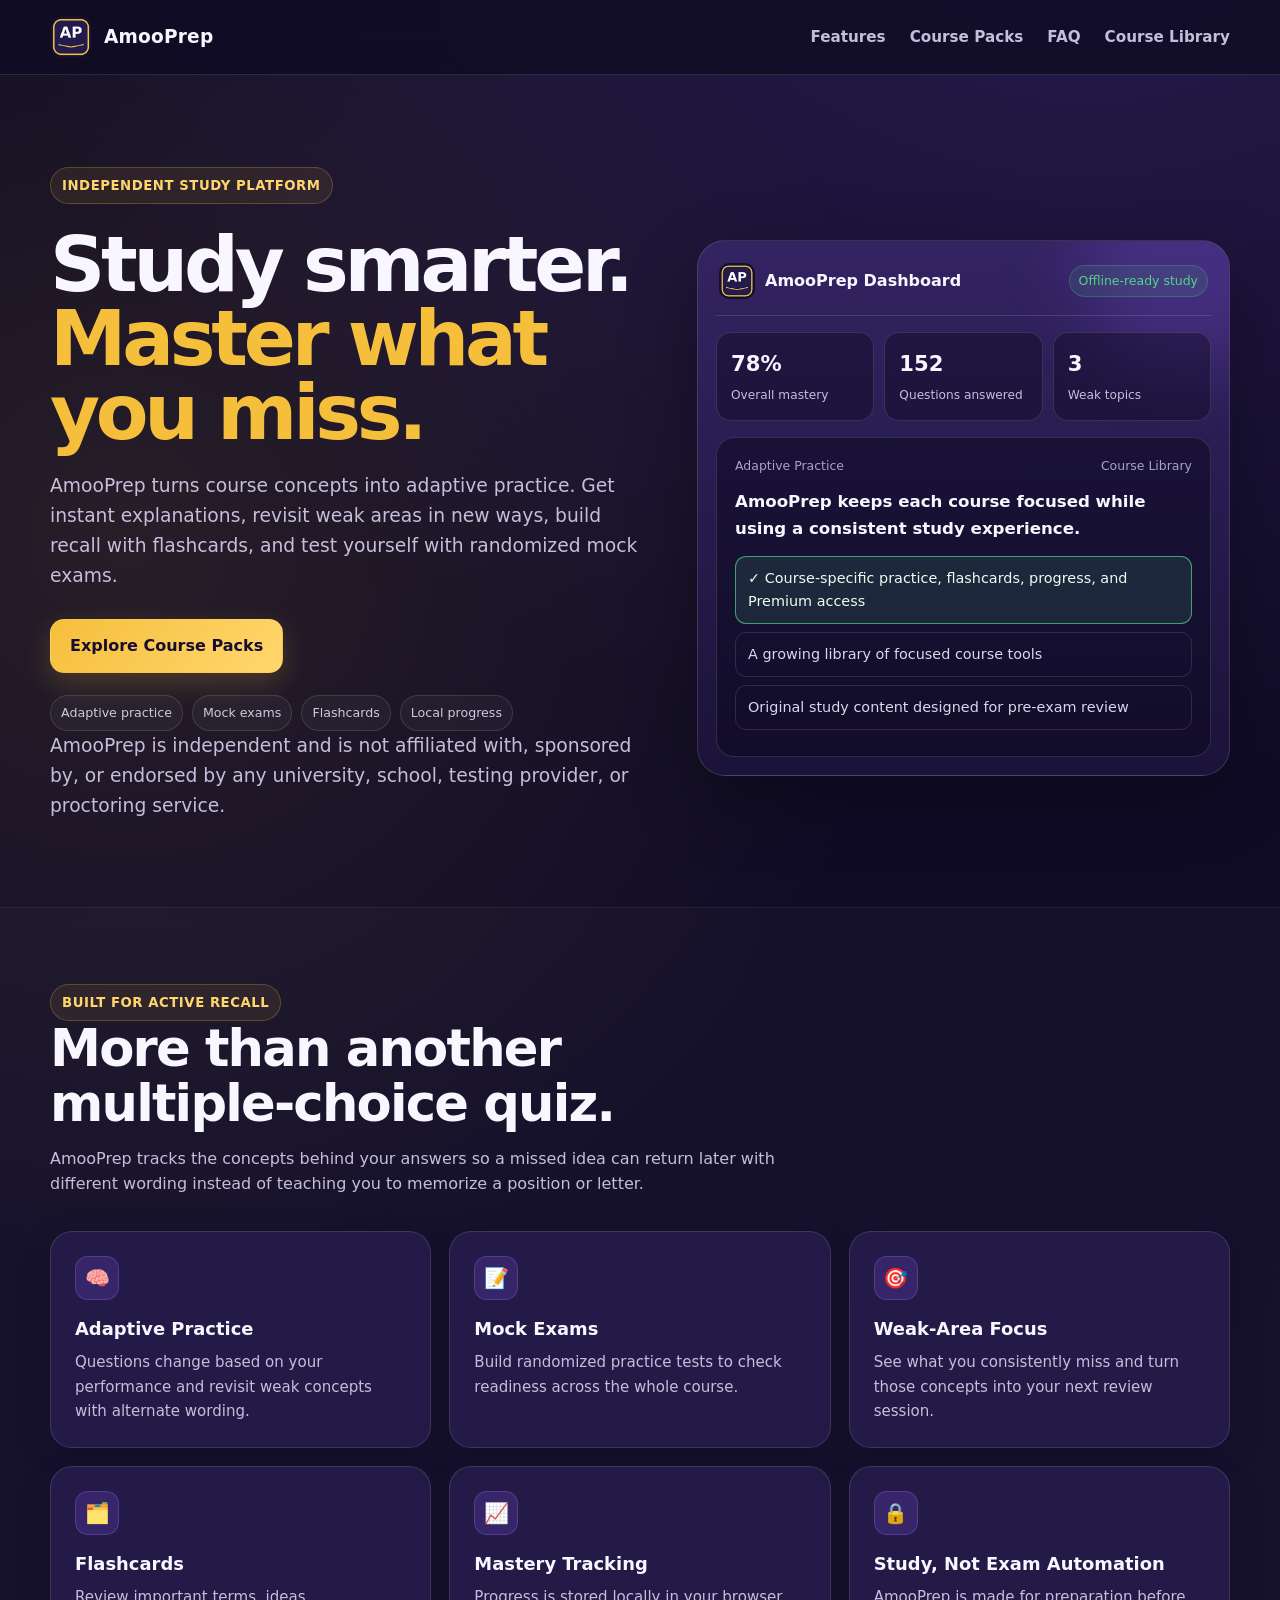
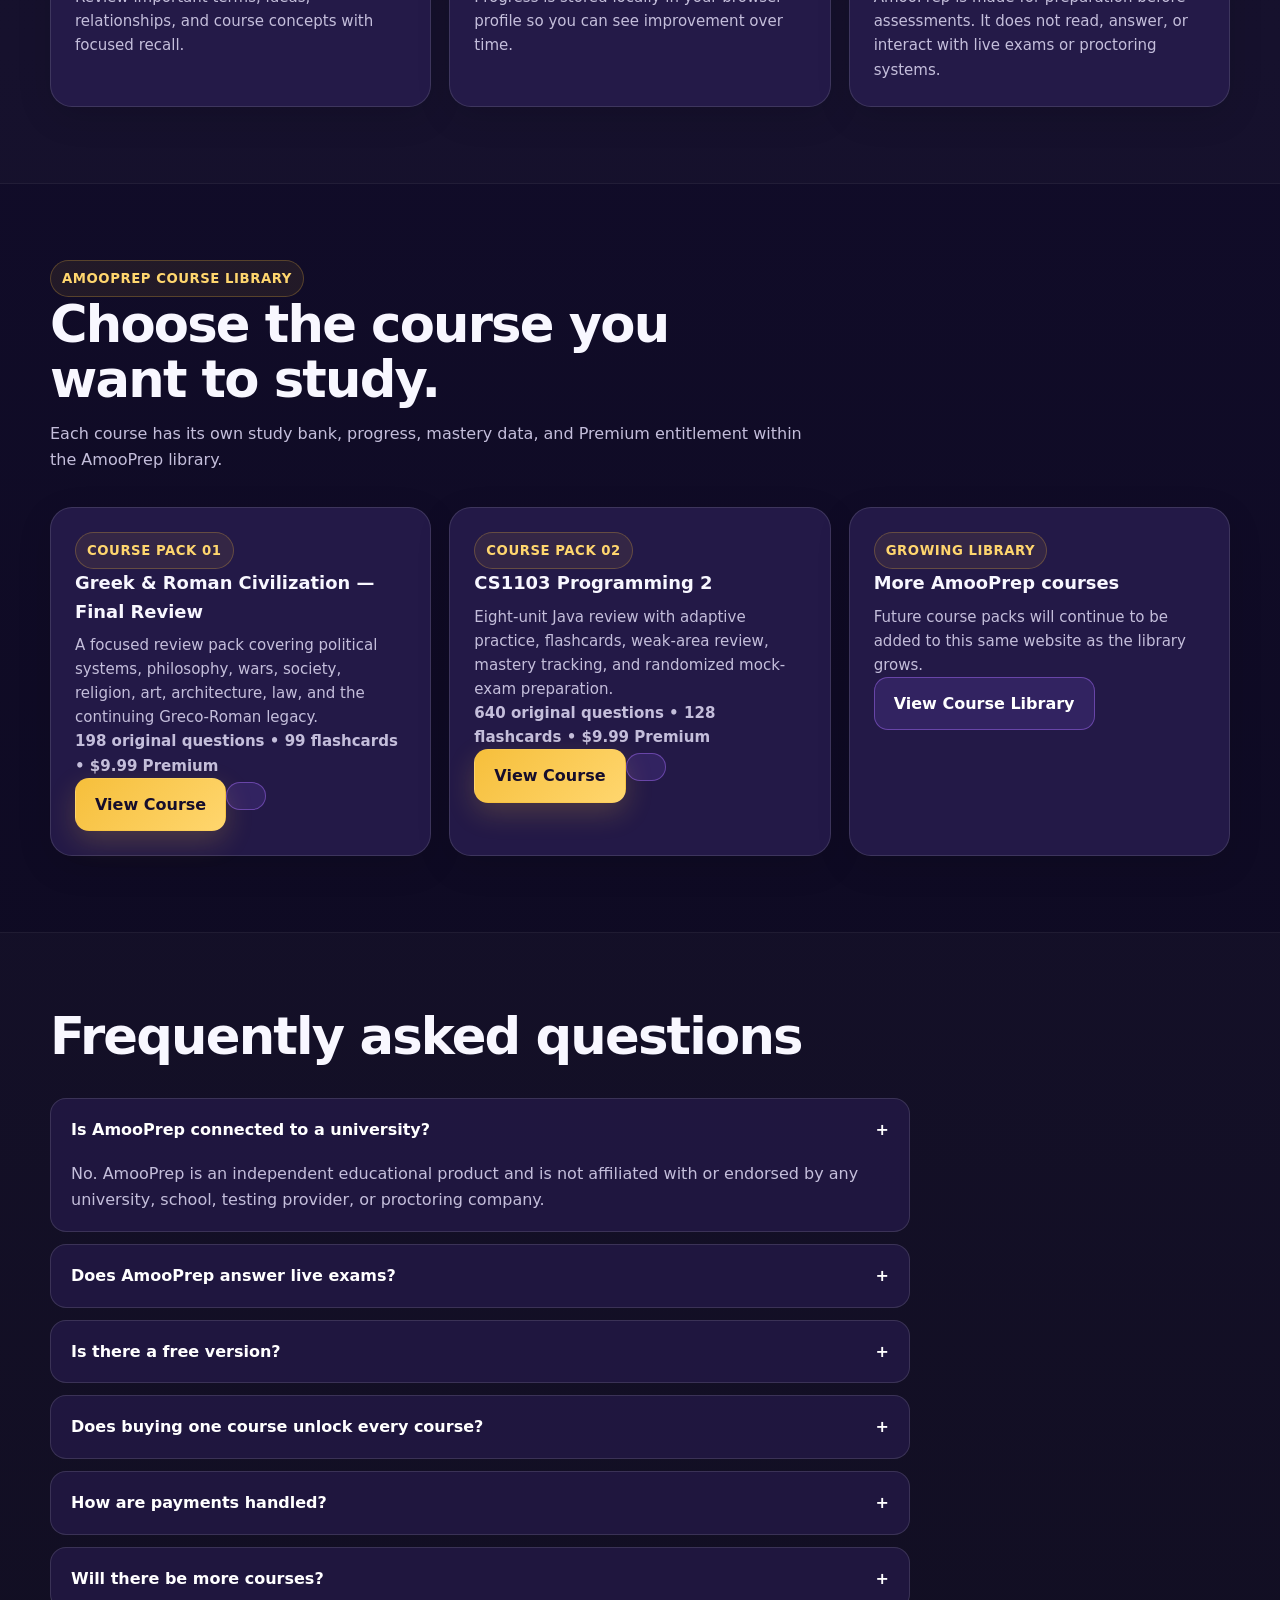
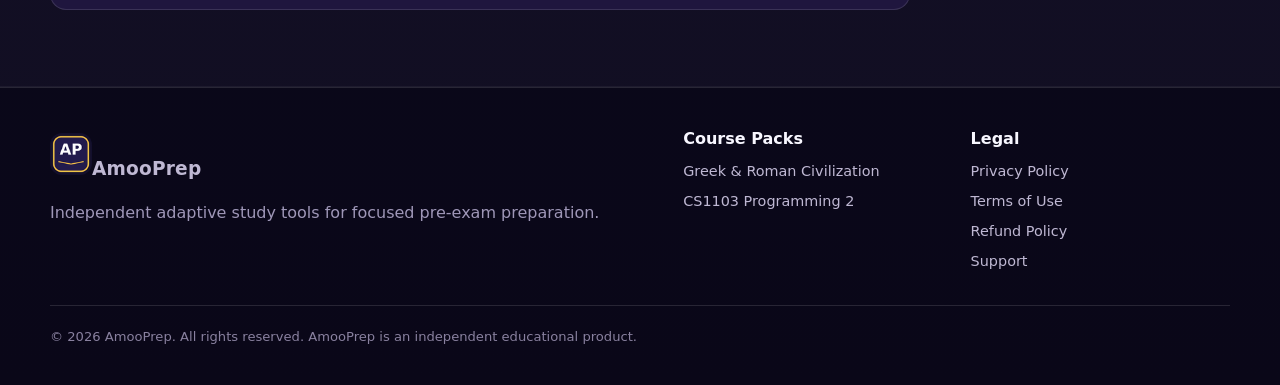
<file: index.html>
<!doctype html>
<html lang="en">
<head>
  <meta charset="utf-8">
  <meta name="viewport" content="width=device-width,initial-scale=1">
  <title>AmooPrep — Adaptive Study Companion</title>
  <meta name="description" content="AmooPrep is an independent adaptive study companion with practice questions, mock exams, flashcards, weak-area review, and progress tracking.">
  <meta name="theme-color" content="#0f0b24">
  <meta property="og:title" content="AmooPrep — Adaptive Study Companion">
  <meta property="og:description" content="Study with adaptive practice, mock exams, flashcards, and mastery tracking.">
  <link rel="icon" type="image/png" sizes="32x32" href="assets/amooprep-icon-32.png">
  <link rel="apple-touch-icon" href="assets/amooprep-icon-180.png">
  <link rel="stylesheet" href="styles.css">
</head>
<body>
<header class="nav">
  <div class="container nav-inner">
    <a class="brand" href="index.html"><img src="assets/amooprep-icon-64.png" alt="AmooPrep logo"><span>AmooPrep</span></a>
    <button class="menu-btn" aria-label="Open menu">☰</button>
    <nav class="nav-links" aria-label="Main navigation">
      <a href="#features">Features</a>
      <a href="#courses">Course Packs</a>
      <a href="#faq">FAQ</a>
      <a href="courses/index.html">Course Library</a>
    </nav>
  </div>
</header>

<main>
  <section class="hero">
    <div class="container hero-grid">
      <div>
        <span class="eyebrow">Independent study platform</span>
        <h1>Study smarter.<br><span class="gradient-text">Master what you miss.</span></h1>
        <p>AmooPrep turns course concepts into adaptive practice. Get instant explanations, revisit weak areas in new ways, build recall with flashcards, and test yourself with randomized mock exams.</p>
        <div class="hero-actions">
          <a class="btn btn-primary" href="courses/index.html">Explore Course Packs</a>
        </div>
        <div class="badge-row">
          <span class="badge">Adaptive practice</span><span class="badge">Mock exams</span><span class="badge">Flashcards</span><span class="badge">Local progress</span>
        </div>
        <p class="micro">AmooPrep is independent and is not affiliated with, sponsored by, or endorsed by any university, school, testing provider, or proctoring service.</p>
      </div>
      <div class="app-preview" aria-label="AmooPrep interface preview">
        <div class="preview-top">
          <div class="preview-brand"><img src="assets/amooprep-icon-64.png" alt=""><span>AmooPrep Dashboard</span></div>
          <span class="status">Offline-ready study</span>
        </div>
        <div class="stats">
          <div class="stat"><b>78%</b><span>Overall mastery</span></div>
          <div class="stat"><b>152</b><span>Questions answered</span></div>
          <div class="stat"><b>3</b><span>Weak topics</span></div>
        </div>
        <div class="question-card">
          <div class="q-meta"><span>Adaptive Practice</span><span>Course Library</span></div>
          <div class="q-title">AmooPrep keeps each course focused while using a consistent study experience.</div>
          <div class="option correct">✓ Course-specific practice, flashcards, progress, and Premium access</div>
          <div class="option">A growing library of focused course tools</div>
          <div class="option">Original study content designed for pre-exam review</div>
        </div>
      </div>
    </div>
  </section>

  <section class="section alt" id="features">
    <div class="container">
      <div class="section-head"><span class="eyebrow">Built for active recall</span><h2>More than another multiple-choice quiz.</h2><p>AmooPrep tracks the concepts behind your answers so a missed idea can return later with different wording instead of teaching you to memorize a position or letter.</p></div>
      <div class="grid-3">
        <div class="card"><div class="icon">🧠</div><h3>Adaptive Practice</h3><p>Questions change based on your performance and revisit weak concepts with alternate wording.</p></div>
        <div class="card"><div class="icon">📝</div><h3>Mock Exams</h3><p>Build randomized practice tests to check readiness across the whole course.</p></div>
        <div class="card"><div class="icon">🎯</div><h3>Weak-Area Focus</h3><p>See what you consistently miss and turn those concepts into your next review session.</p></div>
        <div class="card"><div class="icon">🗂️</div><h3>Flashcards</h3><p>Review important terms, ideas, relationships, and course concepts with focused recall.</p></div>
        <div class="card"><div class="icon">📈</div><h3>Mastery Tracking</h3><p>Progress is stored locally in your browser profile so you can see improvement over time.</p></div>
        <div class="card"><div class="icon">🔒</div><h3>Study, Not Exam Automation</h3><p>AmooPrep is made for preparation before assessments. It does not read, answer, or interact with live exams or proctoring systems.</p></div>
      </div>
    </div>
  </section>

  <section class="section" id="courses">
    <div class="container">
      <div class="section-head"><span class="eyebrow">AmooPrep Course Library</span><h2>Choose the course you want to study.</h2><p>Each course has its own study bank, progress, mastery data, and Premium entitlement within the AmooPrep library.</p></div>
      <div class="grid-3">
        <div class="card"><span class="eyebrow">Course pack 01</span><h3>Greek & Roman Civilization — Final Review</h3><p>A focused review pack covering political systems, philosophy, wars, society, religion, art, architecture, law, and the continuing Greco-Roman legacy.</p><p><strong>198 original questions • 99 flashcards • $9.99 Premium</strong></p><a class="btn btn-primary" href="courses/greek-roman-civilization.html">View Course</a><a class="btn btn-secondary" data-chrome-store data-course-id="greek-roman-civilization" hidden></a></div>
        <div class="card"><span class="eyebrow">Course pack 02</span><h3>CS1103 Programming 2</h3><p>Eight-unit Java review with adaptive practice, flashcards, weak-area review, mastery tracking, and randomized mock-exam preparation.</p><p><strong>640 original questions • 128 flashcards • $9.99 Premium</strong></p><a class="btn btn-primary" href="courses/cs1103-programming-2.html">View Course</a><a class="btn btn-secondary" data-chrome-store data-course-id="cs1103-programming-2" hidden></a></div>
        <div class="card"><span class="eyebrow">Growing library</span><h3>More AmooPrep courses</h3><p>Future course packs will continue to be added to this same website as the library grows.</p><a class="btn btn-secondary" href="courses/index.html">View Course Library</a></div>
      </div>
    </div>
  </section>

  <section class="section alt" id="faq">
    <div class="container">
      <div class="section-head"><h2>Frequently asked questions</h2></div>
      <div class="faq">
        <div class="faq-item open"><button class="faq-q">Is AmooPrep connected to a university?<span>+</span></button><div class="faq-a">No. AmooPrep is an independent educational product and is not affiliated with or endorsed by any university, school, testing provider, or proctoring company.</div></div>
        <div class="faq-item"><button class="faq-q">Does AmooPrep answer live exams?<span>+</span></button><div class="faq-a">No. AmooPrep is a pre-exam study tool. It does not access, read, inject into, answer, or automate live exams or proctoring systems.</div></div>
        <div class="faq-item"><button class="faq-q">Is there a free version?<span>+</span></button><div class="faq-a">Yes. Course packs can include a useful free starter set, while Premium expands the available study bank and review features for that individual course.</div></div>
        <div class="faq-item"><button class="faq-q">Does buying one course unlock every course?<span>+</span></button><div class="faq-a">No. Premium access is course-specific. Purchasing one AmooPrep course pack does not automatically unlock another course.</div></div>
        <div class="faq-item"><button class="faq-q">How are payments handled?<span>+</span></button><div class="faq-a">Premium checkout is hosted by Lemon Squeezy. AmooPrep does not handle or store card numbers.</div></div>
        <div class="faq-item"><button class="faq-q">Will there be more courses?<span>+</span></button><div class="faq-a">Yes. AmooPrep is designed to grow into a larger course library, with additional course-specific study tools added over time.</div></div>
      </div>
    </div>
  </section>
</main>

<footer class="footer">
  <div class="container">
    <div class="footer-grid">
      <div><a class="brand" href="index.html"><img src="assets/amooprep-icon-64.png" alt="AmooPrep logo"><span>AmooPrep</span></a><p>Independent adaptive study tools for focused pre-exam preparation.</p></div>
      <div><h4>Course Packs</h4><a href="courses/greek-roman-civilization.html">Greek & Roman Civilization</a><a href="courses/cs1103-programming-2.html">CS1103 Programming 2</a></div>
      <div><h4>Legal</h4><a href="privacy.html">Privacy Policy</a><a href="terms.html">Terms of Use</a><a href="refunds.html">Refund Policy</a><a href="contact.html">Support</a></div>
    </div>
    <div class="copyright">© 2026 AmooPrep. All rights reserved. AmooPrep is an independent educational product.</div>
  </div>
</footer>
<script src="site-config.js"></script><script src="app.js"></script>
</body>
</html>
</file>
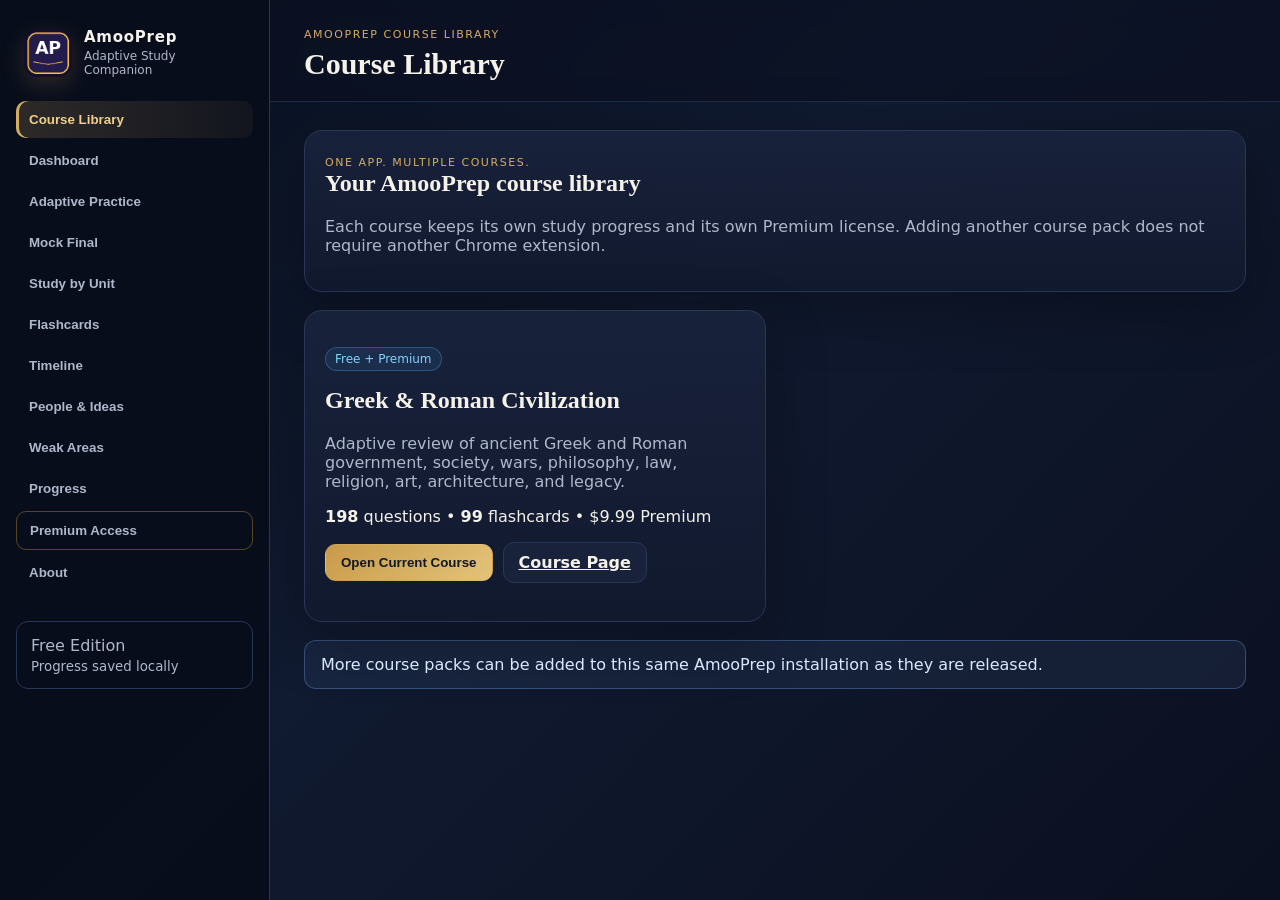
<file: app/index.html>
<!doctype html>
<html lang="en">
<head>
  <meta charset="utf-8" />
  <meta name="viewport" content="width=device-width,initial-scale=1" />
  <title>AmooPrep — Adaptive Study Companion</title>
  <link rel="stylesheet" href="styles.css" />
</head>
<body>
  <div class="shell">
    <aside class="sidebar">
      <div class="brand">
        <img src="../icons/icon128.png" alt="AmooPrep icon" />
        <div><strong>AmooPrep</strong><span>Adaptive Study Companion</span></div>
      </div>
      <nav id="nav">
        <button class="nav-item active" data-view="library">Course Library</button>
        <button class="nav-item" data-view="dashboard">Dashboard</button>
        <button class="nav-item" data-view="practice">Adaptive Practice</button>
        <button class="nav-item" data-view="mock">Mock Final</button>
        <button class="nav-item" data-view="units">Study by Unit</button>
        <button class="nav-item" data-view="flashcards">Flashcards</button>
        <button class="nav-item" data-view="timeline">Timeline</button>
        <button class="nav-item" data-view="people">People & Ideas</button>
        <button class="nav-item" data-view="weak">Weak Areas</button>
        <button class="nav-item" data-view="progress">Progress</button>
        <button class="nav-item premium-nav" data-view="premium">Premium Access</button>
        <button class="nav-item" data-view="about">About</button>
      </nav>
      <div class="sidebar-foot"><span id="licenseBadge">Free Edition</span><small>Progress saved locally</small></div>
    </aside>

    <main class="main">
      <header class="topbar">
        <div><p class="eyebrow" id="packEyebrow">AmooPrep Course Library</p><h1 id="viewTitle">Course Library</h1></div>
        <div class="top-actions"><button id="quickPractice" class="btn primary">Start 10 Questions</button></div>
      </header>
      <section id="content" class="content"></section>
    </main>
  </div>
  <div id="toast" class="toast" aria-live="polite"></div>
  <script type="module" src="app.js"></script>
</body>
</html>
</file>
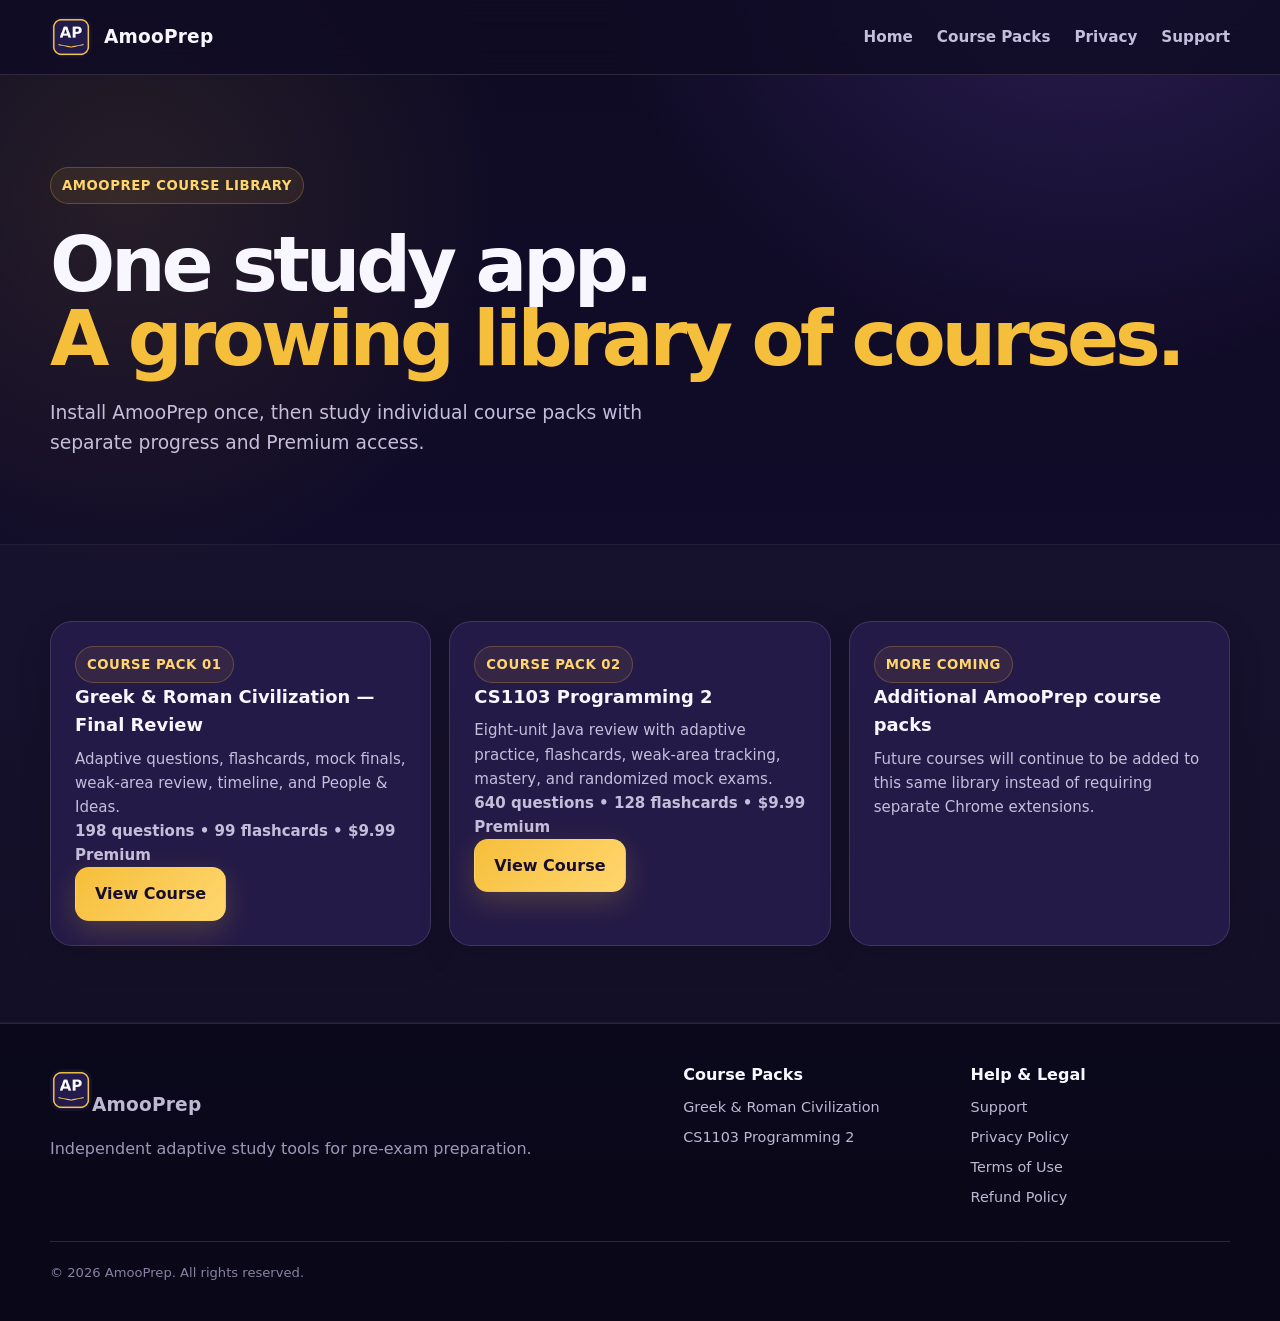
<file: courses/index.html>
<!doctype html>
<html lang="en">
<head>
  <meta charset="utf-8"><meta name="viewport" content="width=device-width,initial-scale=1">
  <title>Course Packs — AmooPrep</title>
  <meta name="description" content="Explore AmooPrep adaptive study course packs.">
  <link rel="icon" href="../assets/amooprep-icon-32.png"><link rel="stylesheet" href="../styles.css">
</head>
<body data-root-path="../">
<header class="nav"><div class="container nav-inner"><a class="brand" href="../index.html"><img src="../assets/amooprep-icon-64.png" alt="AmooPrep logo"><span>AmooPrep</span></a><button class="menu-btn" aria-label="Open menu">☰</button><nav class="nav-links"><a href="../index.html">Home</a><a href="index.html">Course Packs</a><a href="../privacy.html">Privacy</a><a href="../contact.html">Support</a></nav></div></header>
<main>
<section class="hero"><div class="container"><span class="eyebrow">AmooPrep Course Library</span><h1>One study app.<br><span class="gradient-text">A growing library of courses.</span></h1><p>Install AmooPrep once, then study individual course packs with separate progress and Premium access.</p></div></section>
<section class="section alt"><div class="container"><div class="grid-3">
<div class="card"><span class="eyebrow">Course pack 01</span><h3>Greek & Roman Civilization — Final Review</h3><p>Adaptive questions, flashcards, mock finals, weak-area review, timeline, and People & Ideas.</p><p><strong>198 questions • 99 flashcards • $9.99 Premium</strong></p><a class="btn btn-primary" href="greek-roman-civilization.html">View Course</a></div>
<div class="card"><span class="eyebrow">Course pack 02</span><h3>CS1103 Programming 2</h3><p>Eight-unit Java review with adaptive practice, flashcards, weak-area tracking, mastery, and randomized mock exams.</p><p><strong>640 questions • 128 flashcards • $9.99 Premium</strong></p><a class="btn btn-primary" href="cs1103-programming-2.html">View Course</a></div>
<div class="card"><span class="eyebrow">More coming</span><h3>Additional AmooPrep course packs</h3><p>Future courses will continue to be added to this same library instead of requiring separate Chrome extensions.</p></div>
</div></div></section>
</main>
<footer class="footer"><div class="container"><div class="footer-grid"><div><a class="brand" href="../index.html"><img src="../assets/amooprep-icon-64.png" alt=""><span>AmooPrep</span></a><p>Independent adaptive study tools for pre-exam preparation.</p></div><div><h4>Course Packs</h4><a href="greek-roman-civilization.html">Greek & Roman Civilization</a><a href="cs1103-programming-2.html">CS1103 Programming 2</a></div><div><h4>Help & Legal</h4><a href="../contact.html">Support</a><a href="../privacy.html">Privacy Policy</a><a href="../terms.html">Terms of Use</a><a href="../refunds.html">Refund Policy</a></div></div><div class="copyright">© 2026 AmooPrep. All rights reserved.</div></div></footer>
<script src="../site-config.js"></script><script src="../app.js"></script>
</body></html>
</file>
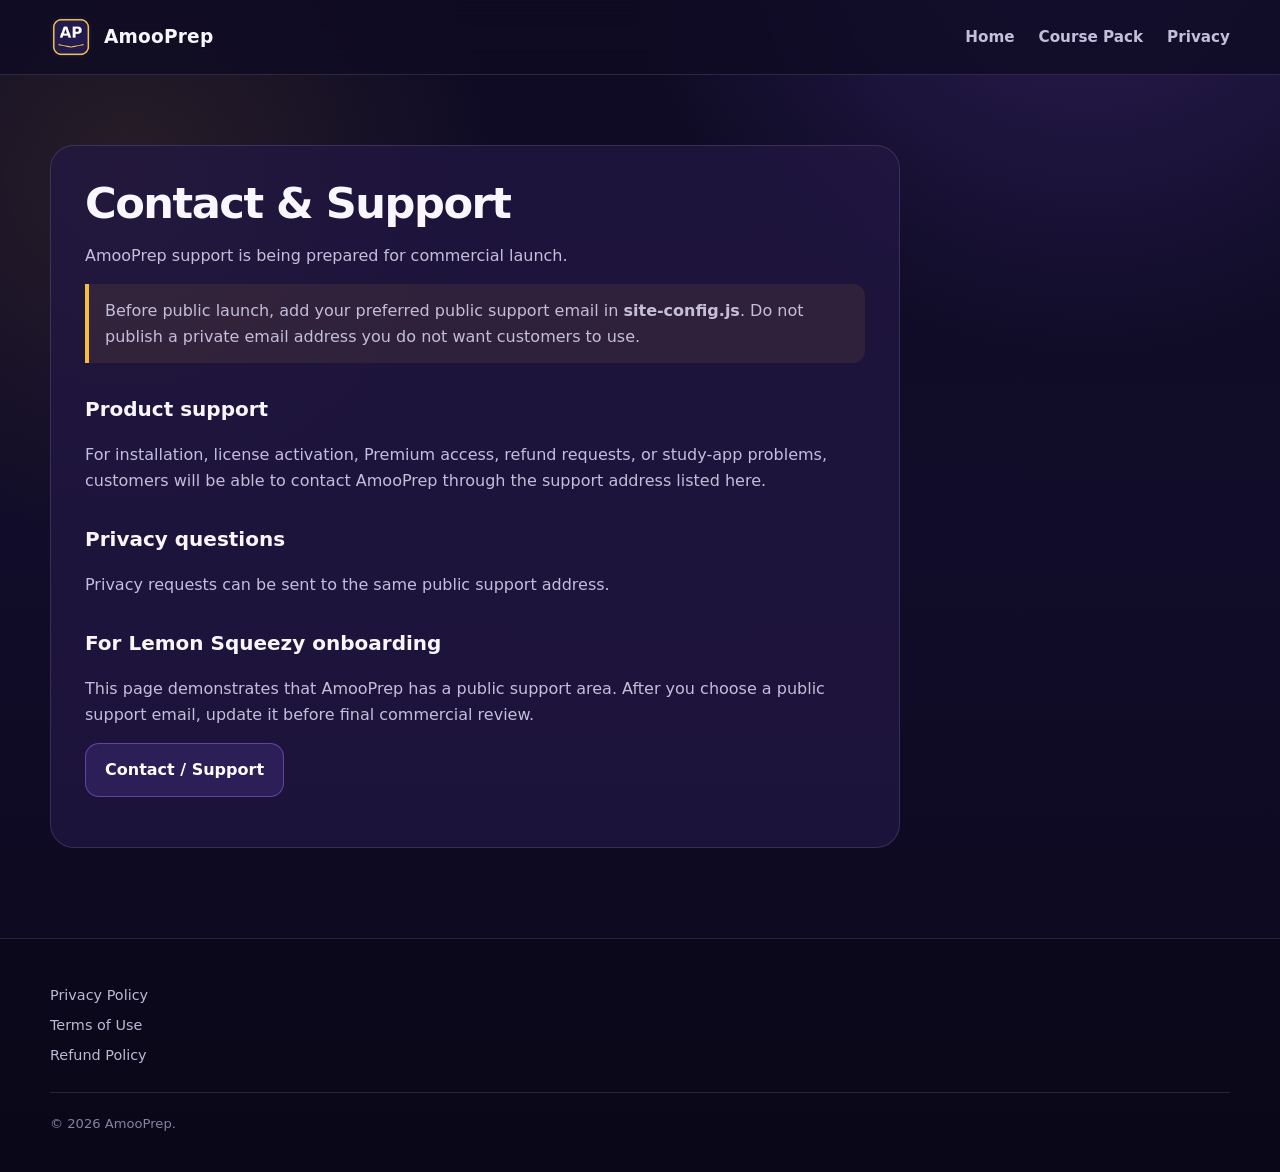
<file: contact.html>
<!doctype html><html lang="en"><head><meta charset="utf-8"><meta name="viewport" content="width=device-width,initial-scale=1"><title>Support — AmooPrep</title><link rel="icon" href="assets/amooprep-icon-32.png"><link rel="stylesheet" href="styles.css"></head><body>
<header class="nav"><div class="container nav-inner"><a class="brand" href="index.html"><img src="assets/amooprep-icon-64.png" alt="AmooPrep logo"><span>AmooPrep</span></a><nav class="nav-links"><a href="index.html">Home</a><a href="product.html">Course Pack</a><a href="privacy.html">Privacy</a></nav></div></header>
<main class="policy"><div class="container"><article><h1>Contact & Support</h1><p>AmooPrep support is being prepared for commercial launch.</p><p class="notice">Before public launch, add your preferred public support email in <strong>site-config.js</strong>. Do not publish a private email address you do not want customers to use.</p><h2>Product support</h2><p>For installation, license activation, Premium access, refund requests, or study-app problems, customers will be able to contact AmooPrep through the support address listed here.</p><h2>Privacy questions</h2><p>Privacy requests can be sent to the same public support address.</p><h2>For Lemon Squeezy onboarding</h2><p>This page demonstrates that AmooPrep has a public support area. After you choose a public support email, update it before final commercial review.</p><p><a class="btn btn-secondary" data-support-email href="contact.html">Contact / Support</a></p></article></div></main><footer class="footer"><div class="container"><a href="privacy.html">Privacy Policy</a><a href="terms.html">Terms of Use</a><a href="refunds.html">Refund Policy</a><div class="copyright">© 2026 AmooPrep.</div></div></footer><script src="site-config.js"></script><script src="app.js"></script></body></html>
</file>
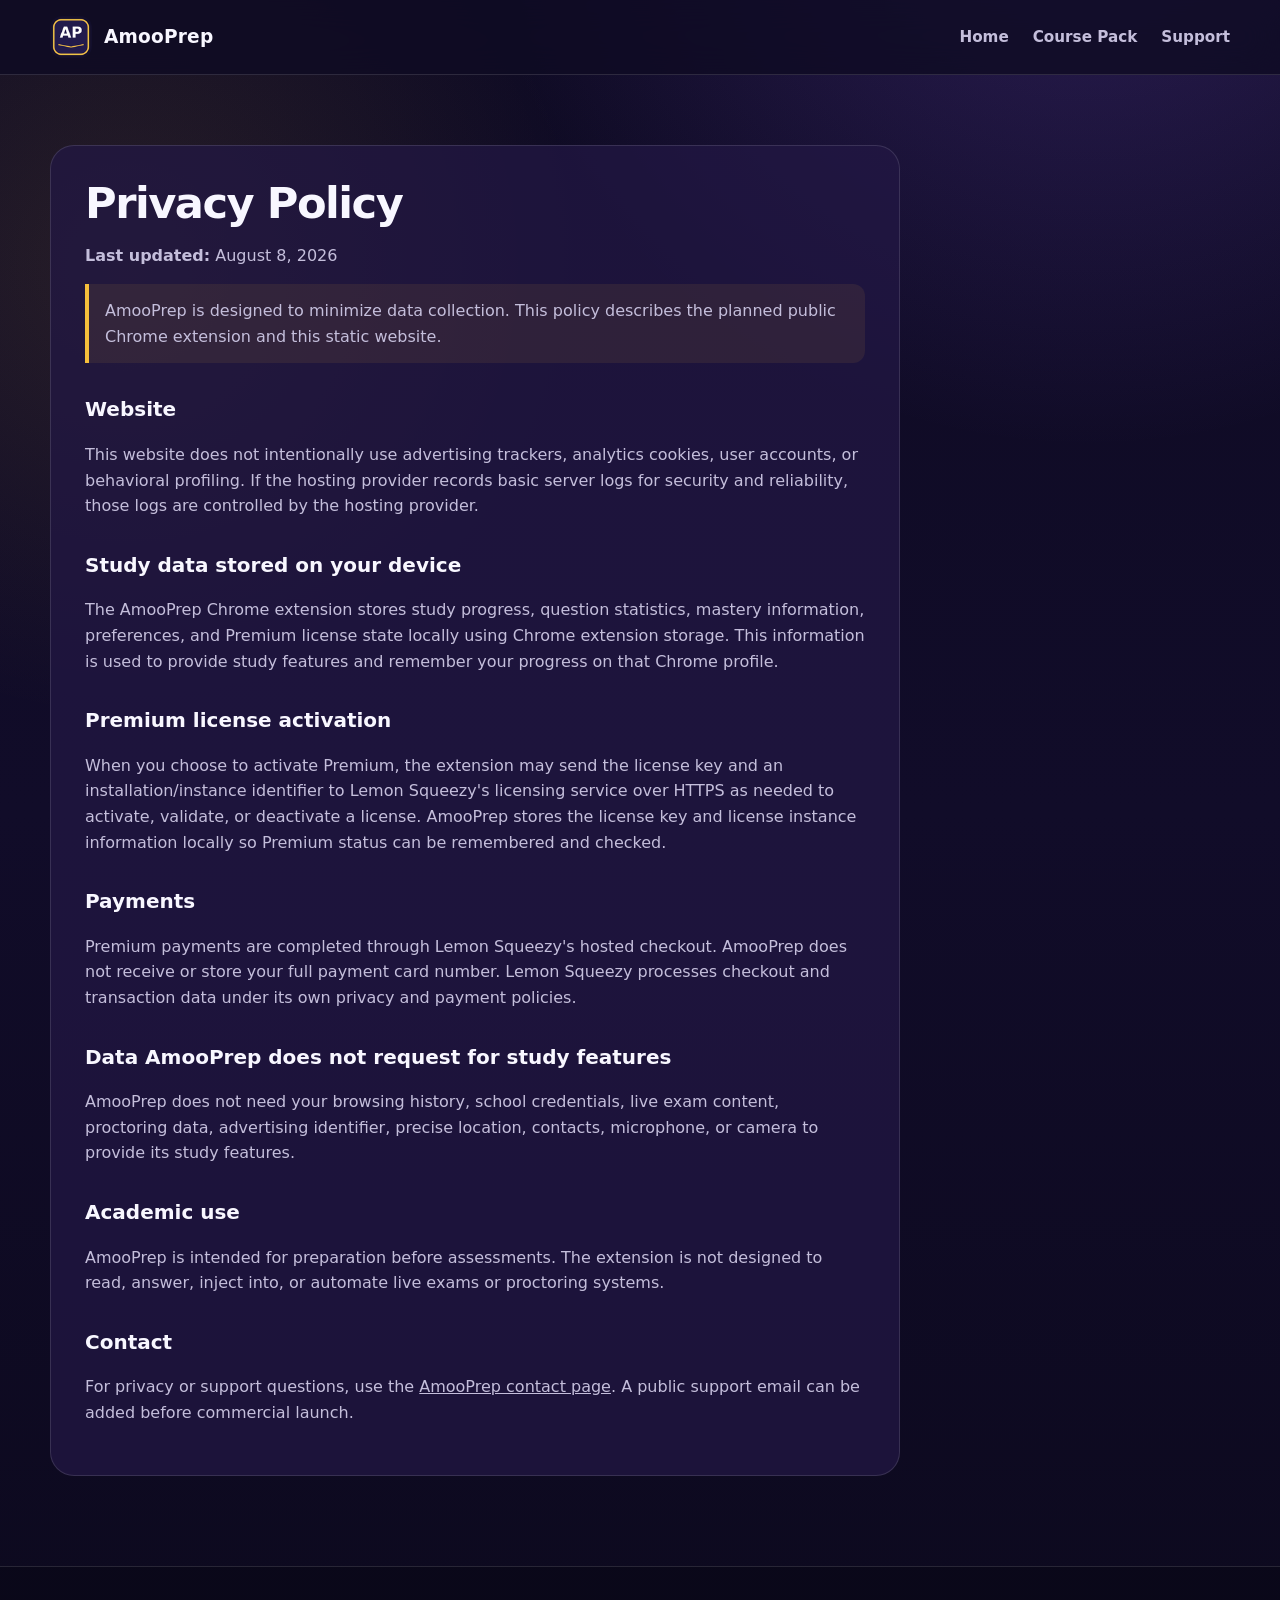
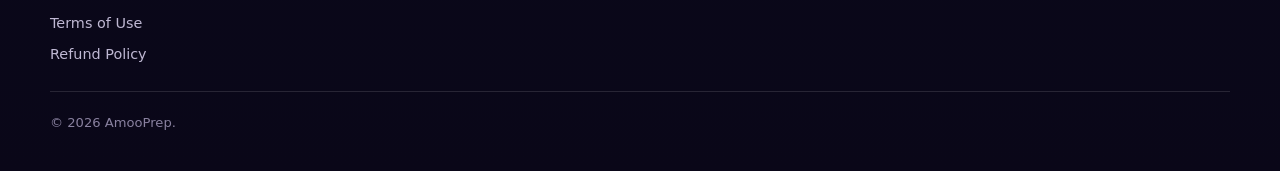
<file: privacy.html>
<!doctype html><html lang="en"><head><meta charset="utf-8"><meta name="viewport" content="width=device-width,initial-scale=1"><title>Privacy Policy — AmooPrep</title><link rel="icon" href="assets/amooprep-icon-32.png"><link rel="stylesheet" href="styles.css"></head><body>
<header class="nav"><div class="container nav-inner"><a class="brand" href="index.html"><img src="assets/amooprep-icon-64.png" alt="AmooPrep logo"><span>AmooPrep</span></a><nav class="nav-links"><a href="index.html">Home</a><a href="product.html">Course Pack</a><a href="contact.html">Support</a></nav></div></header>
<main class="policy"><div class="container"><article><h1>Privacy Policy</h1><p><strong>Last updated:</strong> August 8, 2026</p><p class="notice">AmooPrep is designed to minimize data collection. This policy describes the planned public Chrome extension and this static website.</p>
<h2>Website</h2><p>This website does not intentionally use advertising trackers, analytics cookies, user accounts, or behavioral profiling. If the hosting provider records basic server logs for security and reliability, those logs are controlled by the hosting provider.</p>
<h2>Study data stored on your device</h2><p>The AmooPrep Chrome extension stores study progress, question statistics, mastery information, preferences, and Premium license state locally using Chrome extension storage. This information is used to provide study features and remember your progress on that Chrome profile.</p>
<h2>Premium license activation</h2><p>When you choose to activate Premium, the extension may send the license key and an installation/instance identifier to Lemon Squeezy's licensing service over HTTPS as needed to activate, validate, or deactivate a license. AmooPrep stores the license key and license instance information locally so Premium status can be remembered and checked.</p>
<h2>Payments</h2><p>Premium payments are completed through Lemon Squeezy's hosted checkout. AmooPrep does not receive or store your full payment card number. Lemon Squeezy processes checkout and transaction data under its own privacy and payment policies.</p>
<h2>Data AmooPrep does not request for study features</h2><p>AmooPrep does not need your browsing history, school credentials, live exam content, proctoring data, advertising identifier, precise location, contacts, microphone, or camera to provide its study features.</p>
<h2>Academic use</h2><p>AmooPrep is intended for preparation before assessments. The extension is not designed to read, answer, inject into, or automate live exams or proctoring systems.</p>
<h2>Contact</h2><p>For privacy or support questions, use the <a href="contact.html">AmooPrep contact page</a>. A public support email can be added before commercial launch.</p>
</article></div></main>
<footer class="footer"><div class="container"><a href="terms.html">Terms of Use</a><a href="refunds.html">Refund Policy</a><div class="copyright">© 2026 AmooPrep.</div></div></footer></body></html>
</file>
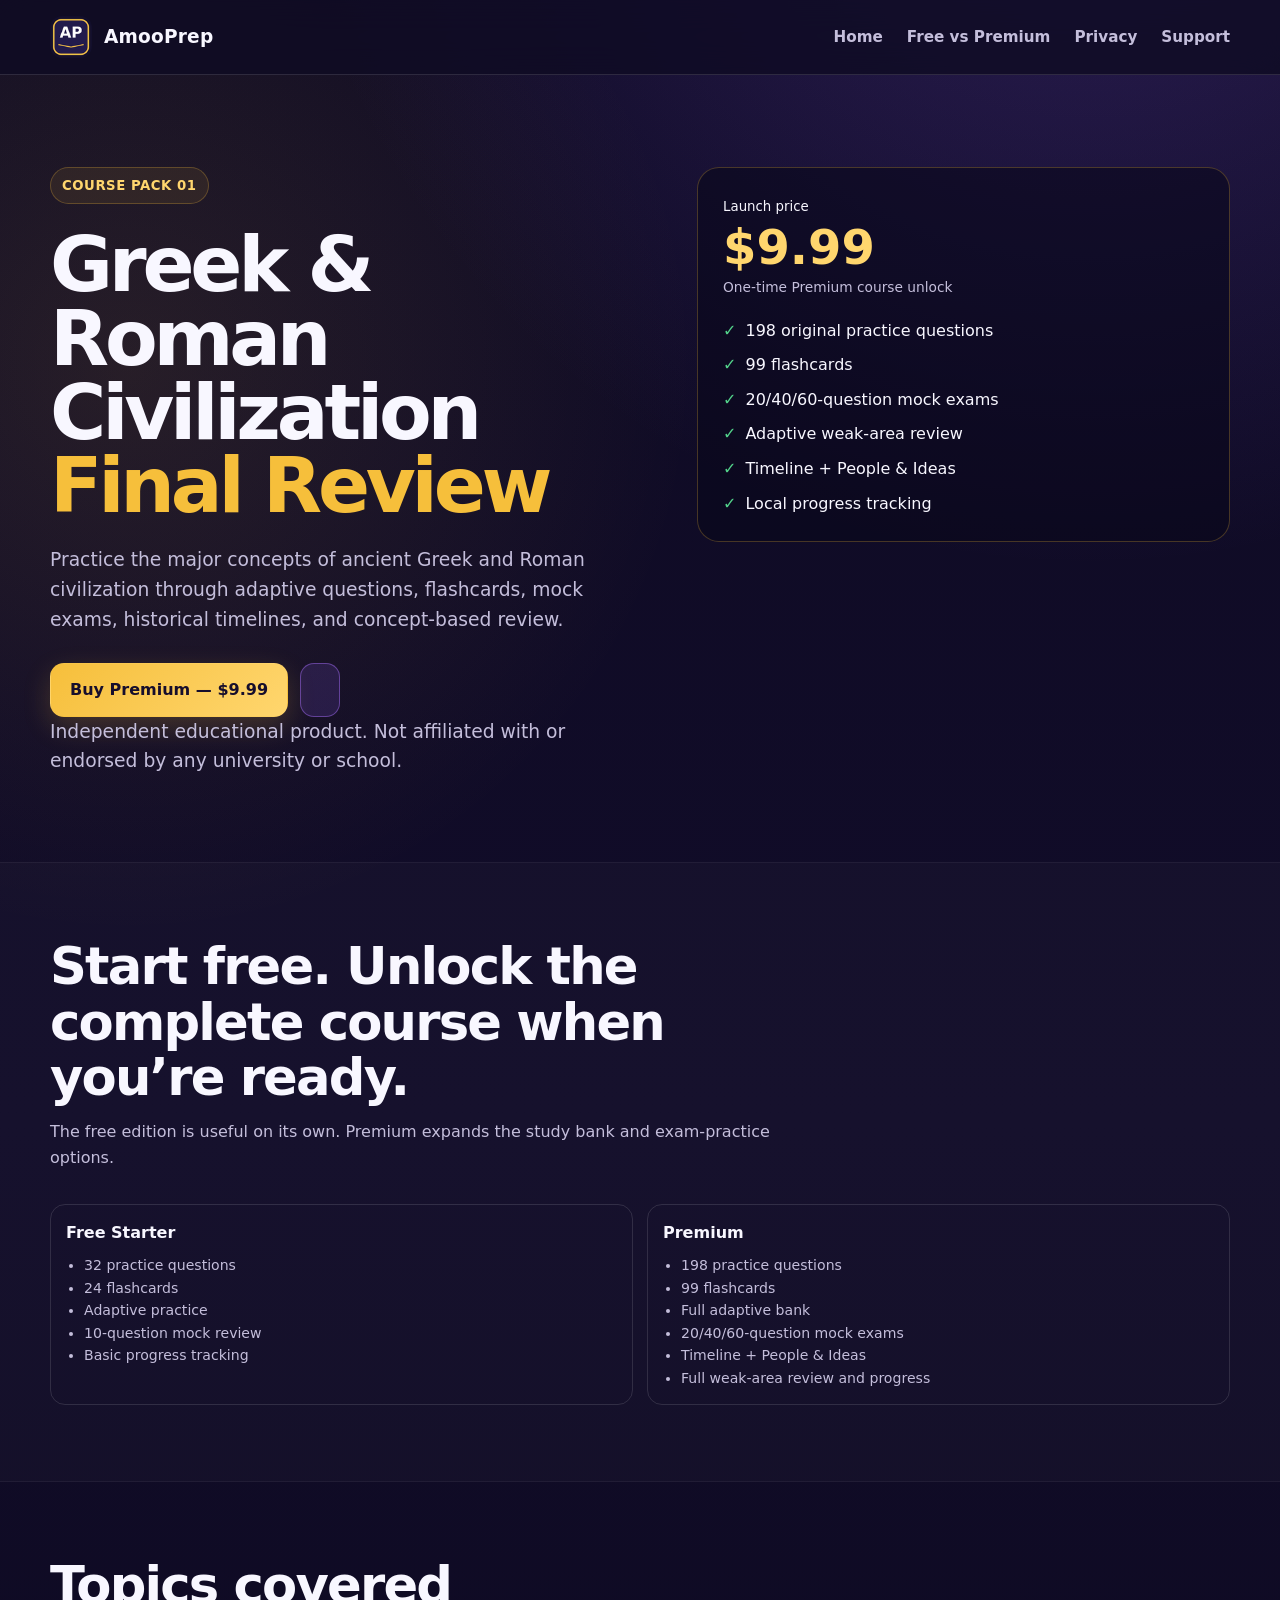
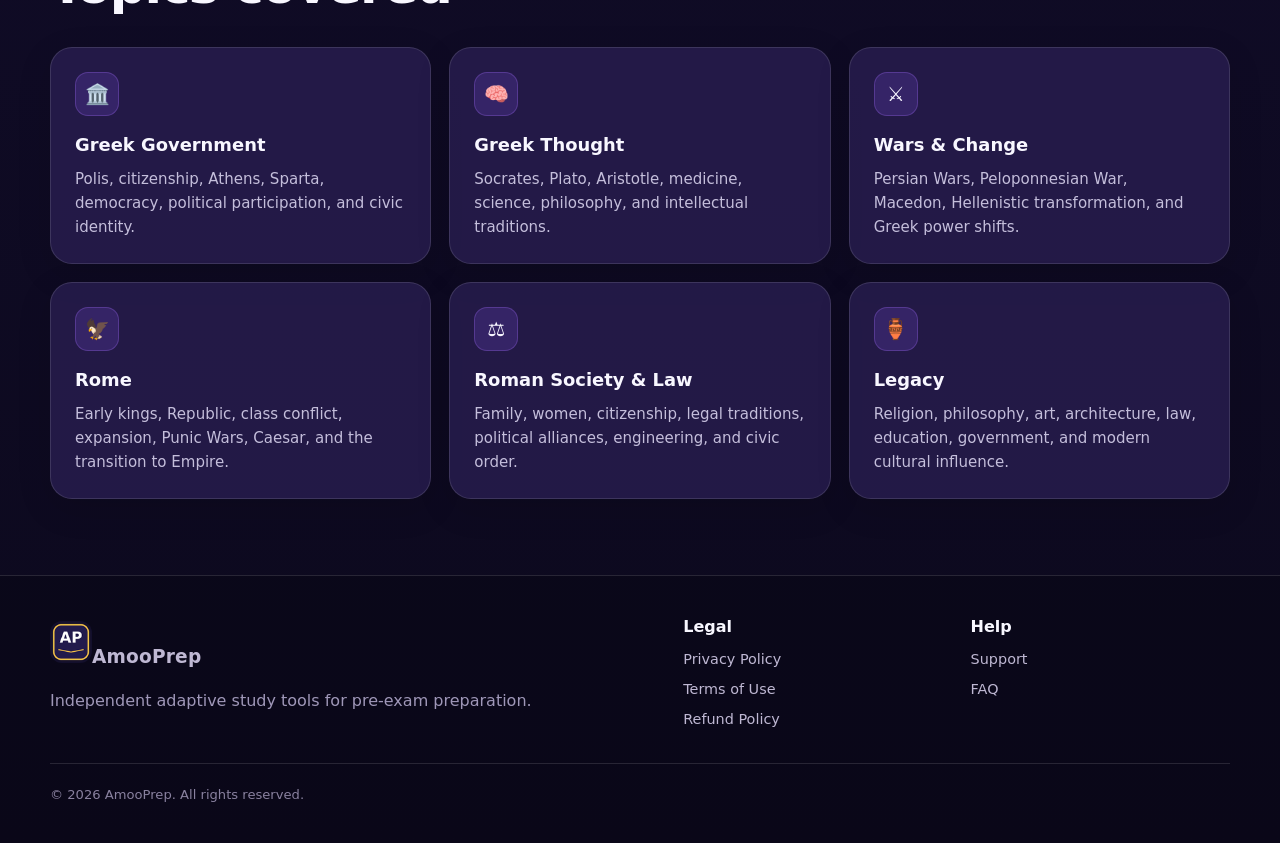
<file: product.html>
<!doctype html>
<html lang="en"><head><meta charset="utf-8"><meta http-equiv="refresh" content="0; url=courses/greek-roman-civilization.html"><link rel="canonical" href="courses/greek-roman-civilization.html"><title>Greek & Roman Civilization — AmooPrep</title></head><body><p>Moving to <a href="courses/greek-roman-civilization.html">Greek & Roman Civilization — AmooPrep</a>…</p></body></html>
</file>
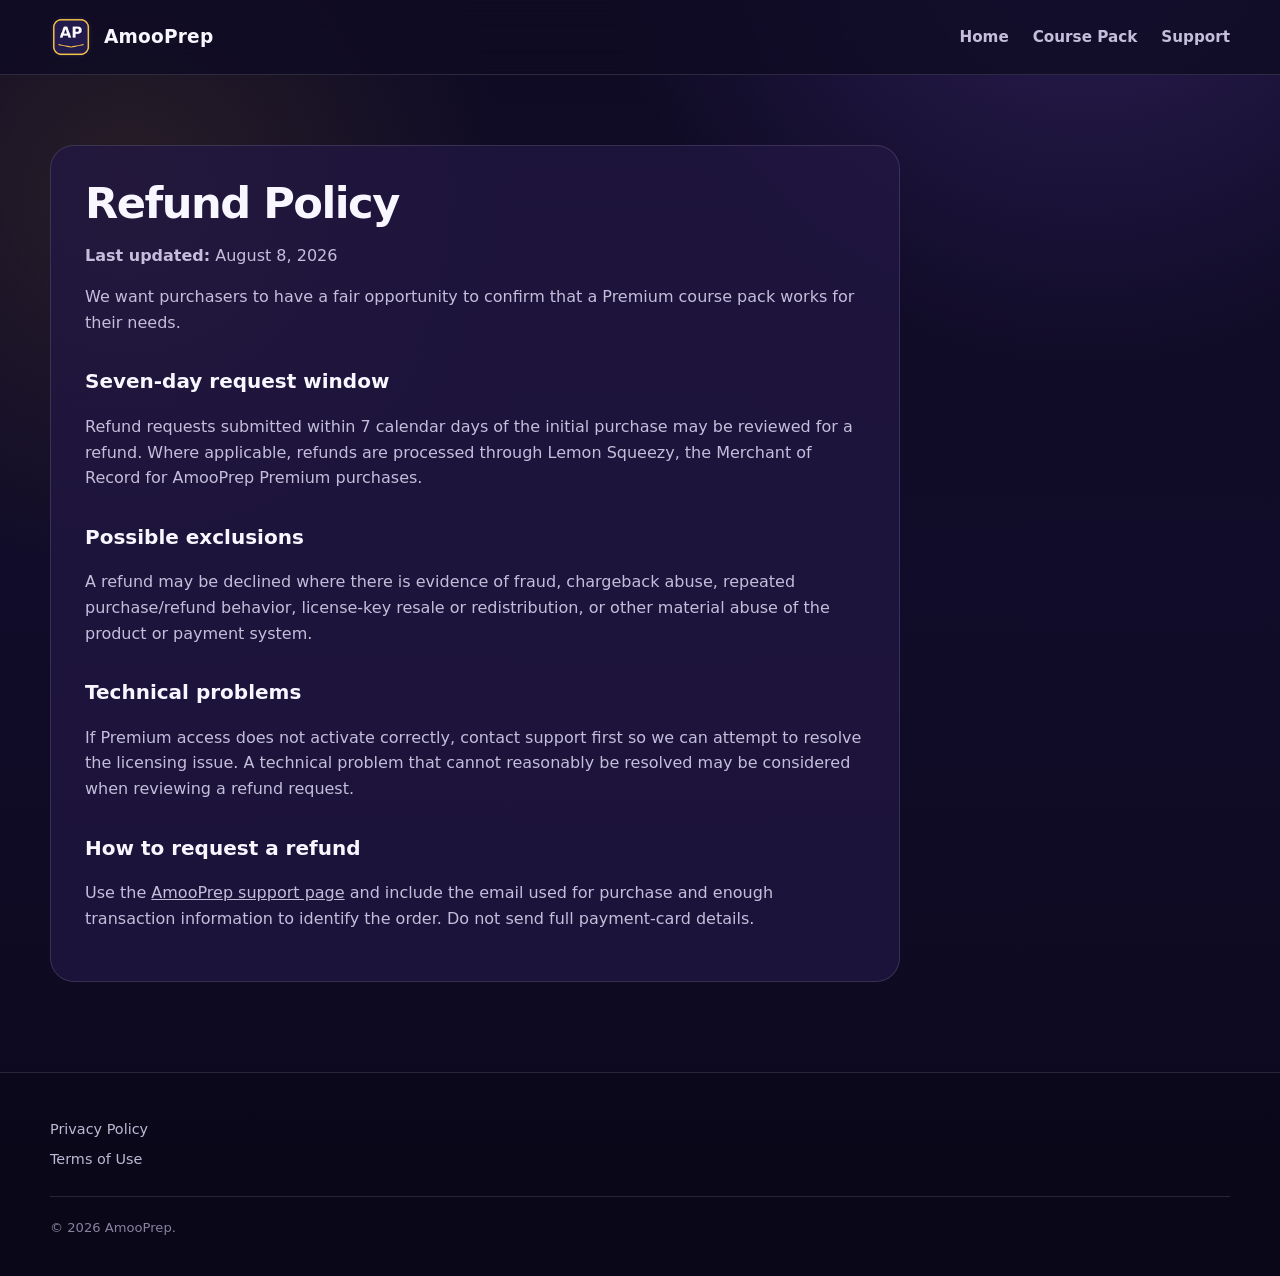
<file: refunds.html>
<!doctype html><html lang="en"><head><meta charset="utf-8"><meta name="viewport" content="width=device-width,initial-scale=1"><title>Refund Policy — AmooPrep</title><link rel="icon" href="assets/amooprep-icon-32.png"><link rel="stylesheet" href="styles.css"></head><body>
<header class="nav"><div class="container nav-inner"><a class="brand" href="index.html"><img src="assets/amooprep-icon-64.png" alt="AmooPrep logo"><span>AmooPrep</span></a><nav class="nav-links"><a href="index.html">Home</a><a href="product.html">Course Pack</a><a href="contact.html">Support</a></nav></div></header>
<main class="policy"><div class="container"><article><h1>Refund Policy</h1><p><strong>Last updated:</strong> August 8, 2026</p><p>We want purchasers to have a fair opportunity to confirm that a Premium course pack works for their needs.</p>
<h2>Seven-day request window</h2><p>Refund requests submitted within 7 calendar days of the initial purchase may be reviewed for a refund. Where applicable, refunds are processed through Lemon Squeezy, the Merchant of Record for AmooPrep Premium purchases.</p>
<h2>Possible exclusions</h2><p>A refund may be declined where there is evidence of fraud, chargeback abuse, repeated purchase/refund behavior, license-key resale or redistribution, or other material abuse of the product or payment system.</p>
<h2>Technical problems</h2><p>If Premium access does not activate correctly, contact support first so we can attempt to resolve the licensing issue. A technical problem that cannot reasonably be resolved may be considered when reviewing a refund request.</p>
<h2>How to request a refund</h2><p>Use the <a href="contact.html">AmooPrep support page</a> and include the email used for purchase and enough transaction information to identify the order. Do not send full payment-card details.</p>
</article></div></main><footer class="footer"><div class="container"><a href="privacy.html">Privacy Policy</a><a href="terms.html">Terms of Use</a><div class="copyright">© 2026 AmooPrep.</div></div></footer></body></html>
</file>
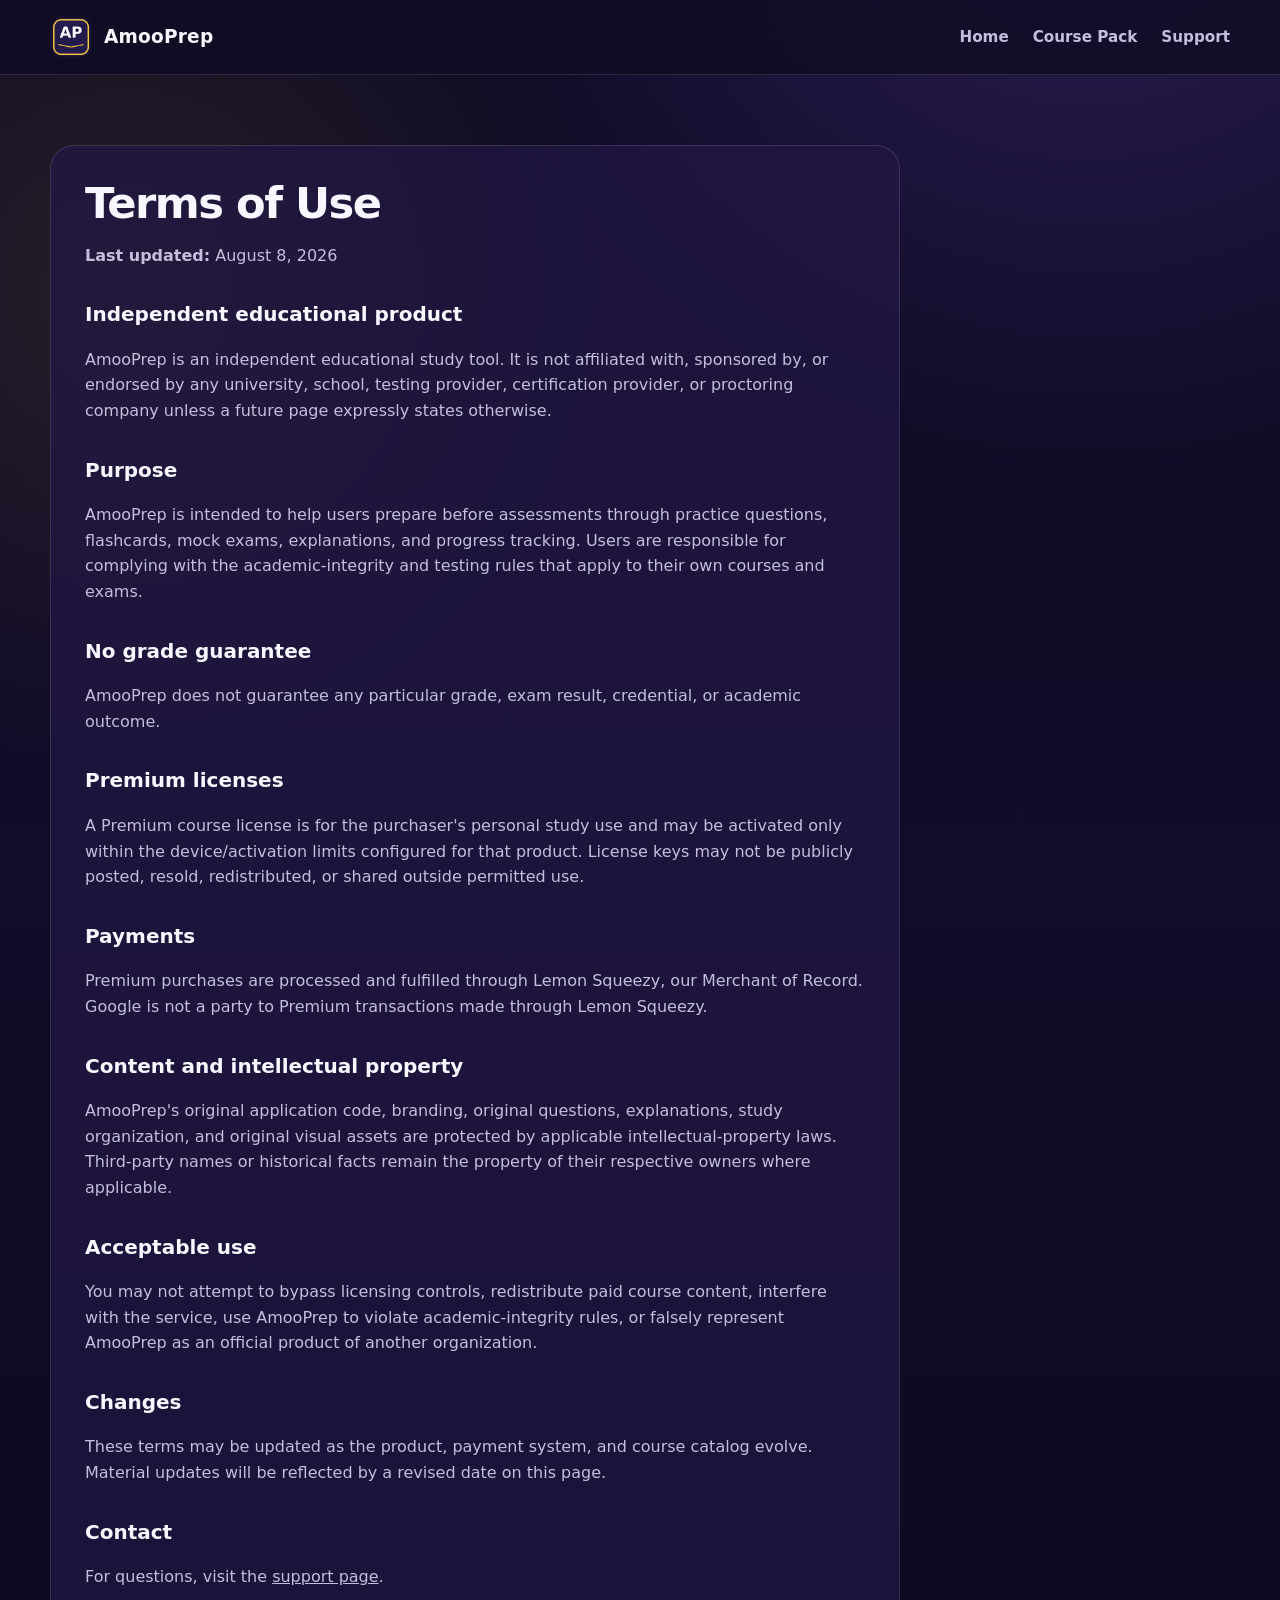
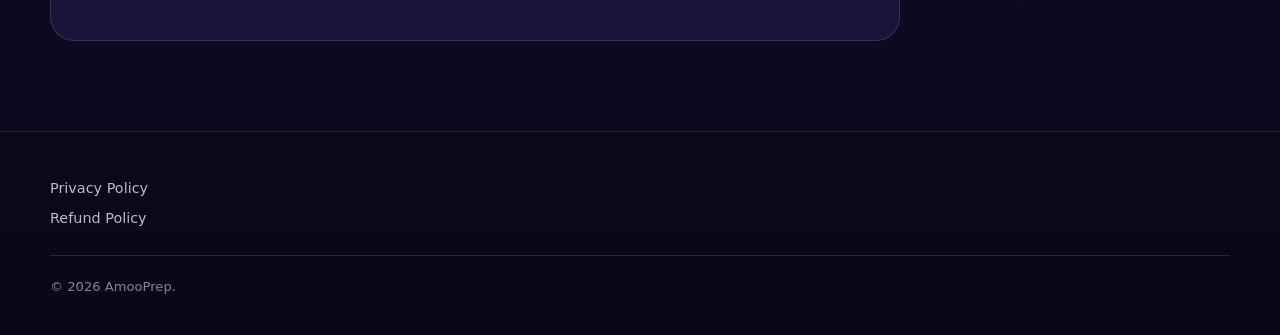
<file: terms.html>
<!doctype html><html lang="en"><head><meta charset="utf-8"><meta name="viewport" content="width=device-width,initial-scale=1"><title>Terms of Use — AmooPrep</title><link rel="icon" href="assets/amooprep-icon-32.png"><link rel="stylesheet" href="styles.css"></head><body>
<header class="nav"><div class="container nav-inner"><a class="brand" href="index.html"><img src="assets/amooprep-icon-64.png" alt="AmooPrep logo"><span>AmooPrep</span></a><nav class="nav-links"><a href="index.html">Home</a><a href="product.html">Course Pack</a><a href="contact.html">Support</a></nav></div></header>
<main class="policy"><div class="container"><article><h1>Terms of Use</h1><p><strong>Last updated:</strong> August 8, 2026</p>
<h2>Independent educational product</h2><p>AmooPrep is an independent educational study tool. It is not affiliated with, sponsored by, or endorsed by any university, school, testing provider, certification provider, or proctoring company unless a future page expressly states otherwise.</p>
<h2>Purpose</h2><p>AmooPrep is intended to help users prepare before assessments through practice questions, flashcards, mock exams, explanations, and progress tracking. Users are responsible for complying with the academic-integrity and testing rules that apply to their own courses and exams.</p>
<h2>No grade guarantee</h2><p>AmooPrep does not guarantee any particular grade, exam result, credential, or academic outcome.</p>
<h2>Premium licenses</h2><p>A Premium course license is for the purchaser's personal study use and may be activated only within the device/activation limits configured for that product. License keys may not be publicly posted, resold, redistributed, or shared outside permitted use.</p>
<h2>Payments</h2><p>Premium purchases are processed and fulfilled through Lemon Squeezy, our Merchant of Record. Google is not a party to Premium transactions made through Lemon Squeezy.</p>
<h2>Content and intellectual property</h2><p>AmooPrep's original application code, branding, original questions, explanations, study organization, and original visual assets are protected by applicable intellectual-property laws. Third-party names or historical facts remain the property of their respective owners where applicable.</p>
<h2>Acceptable use</h2><p>You may not attempt to bypass licensing controls, redistribute paid course content, interfere with the service, use AmooPrep to violate academic-integrity rules, or falsely represent AmooPrep as an official product of another organization.</p>
<h2>Changes</h2><p>These terms may be updated as the product, payment system, and course catalog evolve. Material updates will be reflected by a revised date on this page.</p>
<h2>Contact</h2><p>For questions, visit the <a href="contact.html">support page</a>.</p>
</article></div></main><footer class="footer"><div class="container"><a href="privacy.html">Privacy Policy</a><a href="refunds.html">Refund Policy</a><div class="copyright">© 2026 AmooPrep.</div></div></footer></body></html>
</file>
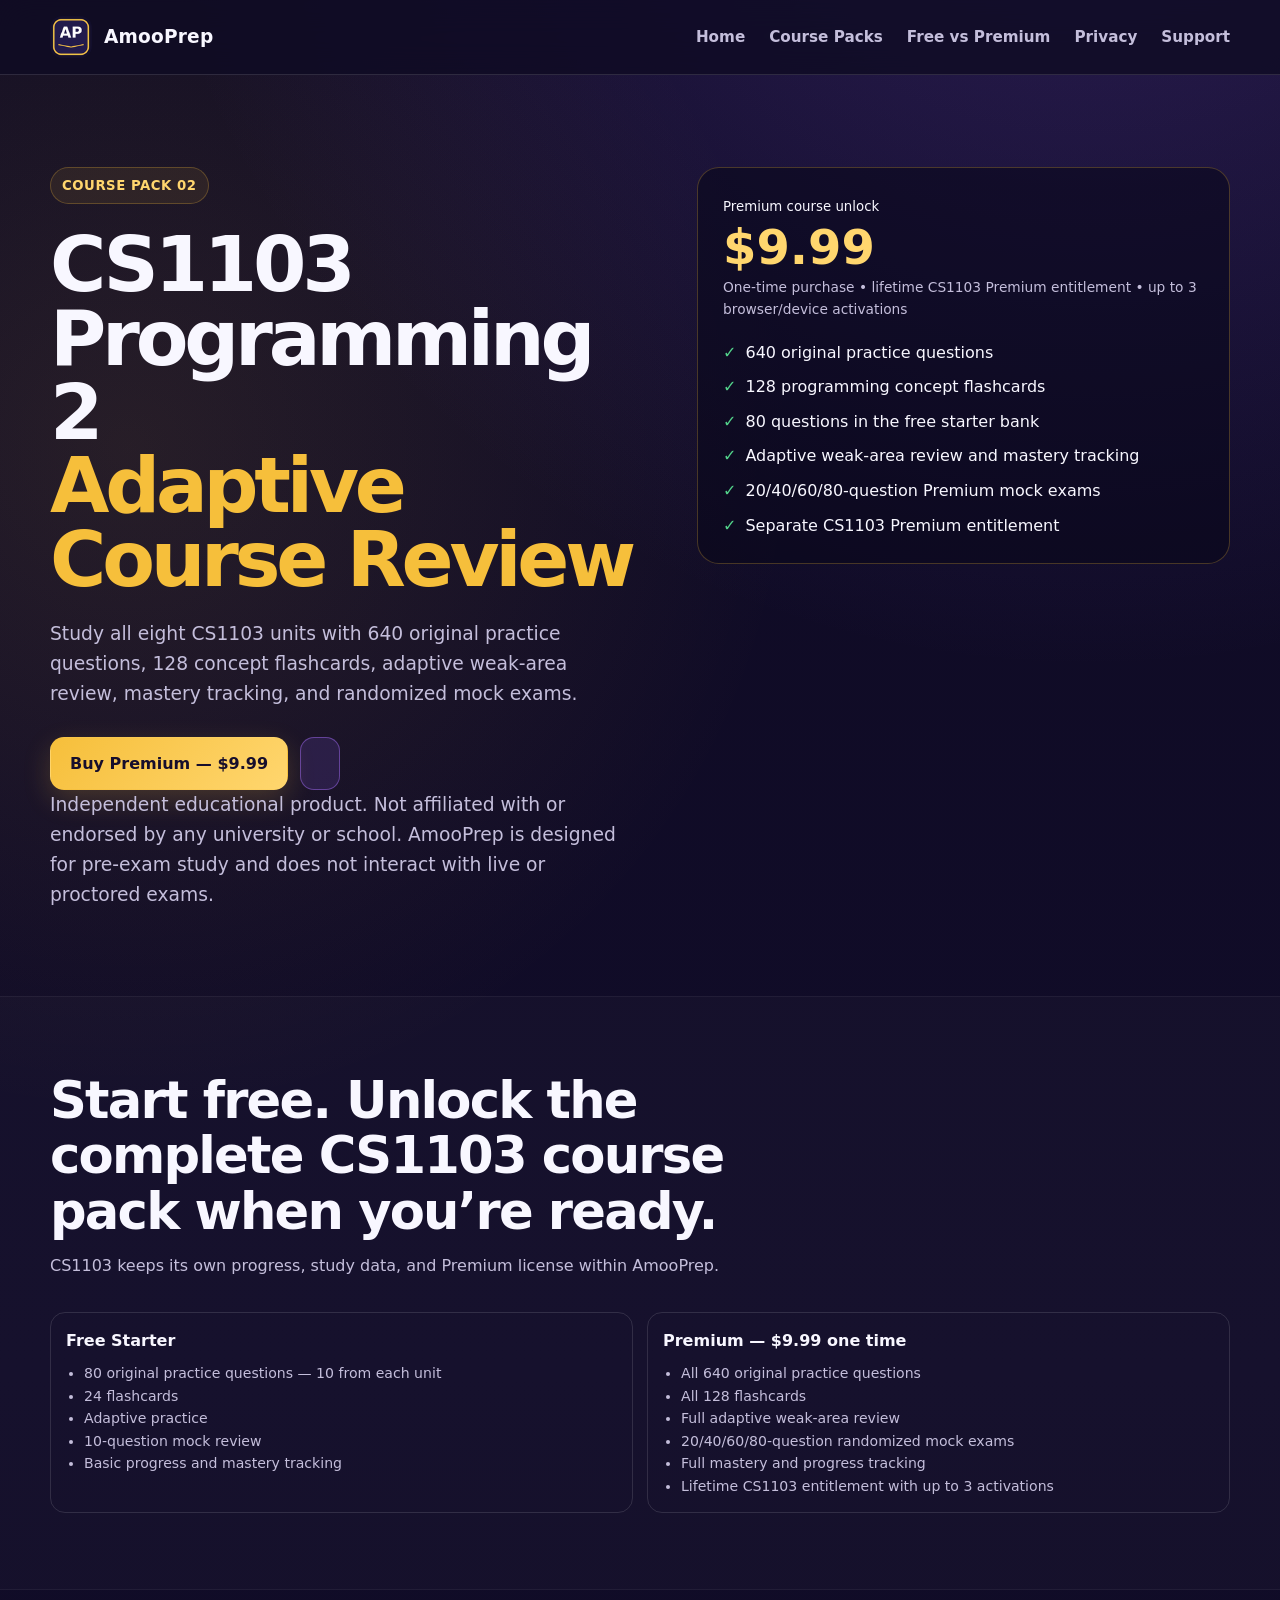
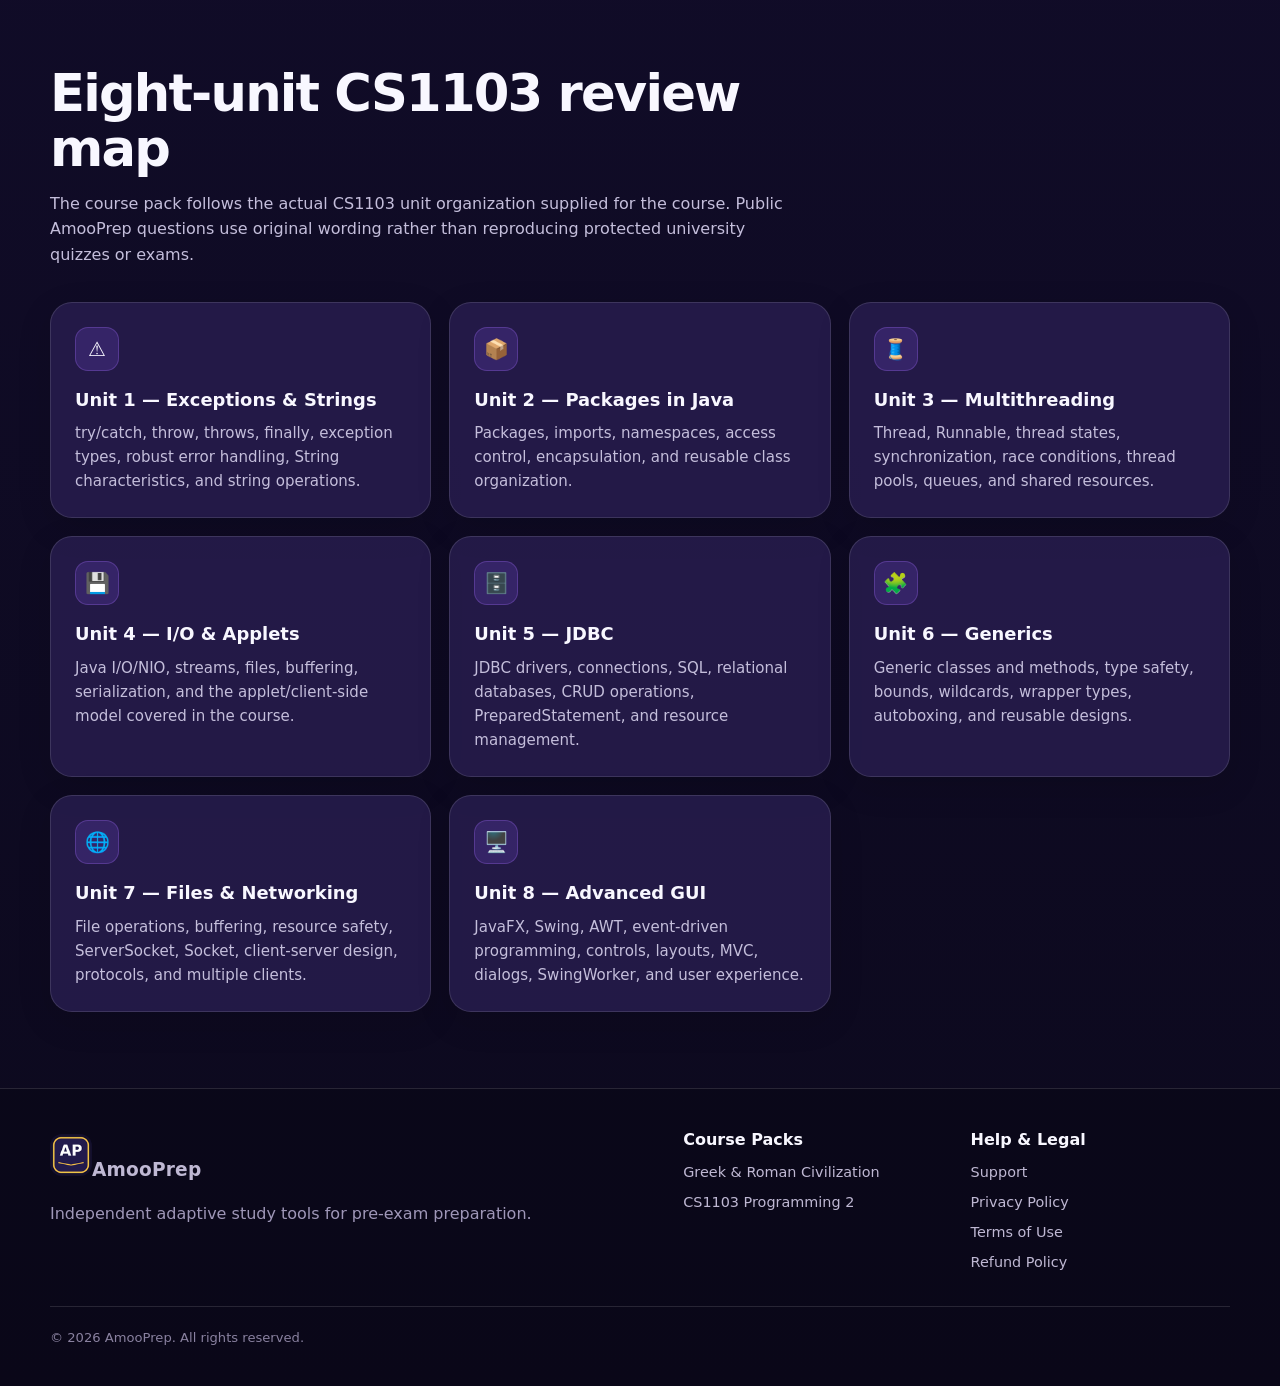
<file: courses/cs1103-programming-2.html>
<!doctype html>
<html lang="en">
<head>
  <meta charset="utf-8"><meta name="viewport" content="width=device-width,initial-scale=1">
  <title>CS1103 Programming 2 — AmooPrep</title>
  <meta name="description" content="AmooPrep CS1103 Programming 2 with 640 original practice questions, 128 flashcards, adaptive review, mock exams, and mastery tracking.">
  <link rel="icon" href="../assets/amooprep-icon-32.png"><link rel="stylesheet" href="../styles.css">
</head>
<body data-course-id="cs1103-programming-2" data-root-path="../">
<header class="nav"><div class="container nav-inner"><a class="brand" href="../index.html"><img src="../assets/amooprep-icon-64.png" alt="AmooPrep logo"><span>AmooPrep</span></a><button class="menu-btn" aria-label="Open menu">☰</button><nav class="nav-links"><a href="../index.html">Home</a><a href="index.html">Course Packs</a><a href="#compare">Free vs Premium</a><a href="../privacy.html">Privacy</a><a href="../contact.html">Support</a></nav></div></header>
<main>
<section class="hero"><div class="container hero-grid"><div><span class="eyebrow">Course pack 02</span><h1>CS1103 Programming 2<br><span class="gradient-text">Adaptive Course Review</span></h1><p>Study all eight CS1103 units with 640 original practice questions, 128 concept flashcards, adaptive weak-area review, mastery tracking, and randomized mock exams.</p><div class="hero-actions"><a class="btn btn-primary" data-buy-premium data-course-id="cs1103-programming-2" href="#">Buy Premium — $9.99</a><a class="btn btn-secondary" data-chrome-store data-course-id="cs1103-programming-2" hidden></a></div><p class="micro">Independent educational product. Not affiliated with or endorsed by any university or school. AmooPrep is designed for pre-exam study and does not interact with live or proctored exams.</p></div><div class="price-card"><small>Premium course unlock</small><div class="price" data-price data-course-id="cs1103-programming-2">$9.99</div><div class="price-sub">One-time purchase • lifetime CS1103 Premium entitlement • up to 3 browser/device activations</div><ul class="checklist"><li>640 original practice questions</li><li>128 programming concept flashcards</li><li>80 questions in the free starter bank</li><li>Adaptive weak-area review and mastery tracking</li><li>20/40/60/80-question Premium mock exams</li><li>Separate CS1103 Premium entitlement</li></ul></div></div></section>
<section class="section alt" id="compare"><div class="container"><div class="section-head"><h2>Start free. Unlock the complete CS1103 course pack when you’re ready.</h2><p>CS1103 keeps its own progress, study data, and Premium license within AmooPrep.</p></div><div class="compare"><div><strong>Free Starter</strong><ul><li>80 original practice questions — 10 from each unit</li><li>24 flashcards</li><li>Adaptive practice</li><li>10-question mock review</li><li>Basic progress and mastery tracking</li></ul></div><div><strong>Premium — $9.99 one time</strong><ul><li>All 640 original practice questions</li><li>All 128 flashcards</li><li>Full adaptive weak-area review</li><li>20/40/60/80-question randomized mock exams</li><li>Full mastery and progress tracking</li><li>Lifetime CS1103 entitlement with up to 3 activations</li></ul></div></div></div></section>
<section class="section"><div class="container"><div class="section-head"><h2>Eight-unit CS1103 review map</h2><p>The course pack follows the actual CS1103 unit organization supplied for the course. Public AmooPrep questions use original wording rather than reproducing protected university quizzes or exams.</p></div><div class="grid-3">
<div class="card"><div class="icon">⚠️</div><h3>Unit 1 — Exceptions & Strings</h3><p>try/catch, throw, throws, finally, exception types, robust error handling, String characteristics, and string operations.</p></div>
<div class="card"><div class="icon">📦</div><h3>Unit 2 — Packages in Java</h3><p>Packages, imports, namespaces, access control, encapsulation, and reusable class organization.</p></div>
<div class="card"><div class="icon">🧵</div><h3>Unit 3 — Multithreading</h3><p>Thread, Runnable, thread states, synchronization, race conditions, thread pools, queues, and shared resources.</p></div>
<div class="card"><div class="icon">💾</div><h3>Unit 4 — I/O & Applets</h3><p>Java I/O/NIO, streams, files, buffering, serialization, and the applet/client-side model covered in the course.</p></div>
<div class="card"><div class="icon">🗄️</div><h3>Unit 5 — JDBC</h3><p>JDBC drivers, connections, SQL, relational databases, CRUD operations, PreparedStatement, and resource management.</p></div>
<div class="card"><div class="icon">🧩</div><h3>Unit 6 — Generics</h3><p>Generic classes and methods, type safety, bounds, wildcards, wrapper types, autoboxing, and reusable designs.</p></div>
<div class="card"><div class="icon">🌐</div><h3>Unit 7 — Files & Networking</h3><p>File operations, buffering, resource safety, ServerSocket, Socket, client-server design, protocols, and multiple clients.</p></div>
<div class="card"><div class="icon">🖥️</div><h3>Unit 8 — Advanced GUI</h3><p>JavaFX, Swing, AWT, event-driven programming, controls, layouts, MVC, dialogs, SwingWorker, and user experience.</p></div>
</div></div></section>
</main>
<footer class="footer"><div class="container"><div class="footer-grid"><div><a class="brand" href="../index.html"><img src="../assets/amooprep-icon-64.png" alt=""><span>AmooPrep</span></a><p>Independent adaptive study tools for pre-exam preparation.</p></div><div><h4>Course Packs</h4><a href="greek-roman-civilization.html">Greek & Roman Civilization</a><a href="cs1103-programming-2.html">CS1103 Programming 2</a></div><div><h4>Help & Legal</h4><a href="../contact.html">Support</a><a href="../privacy.html">Privacy Policy</a><a href="../terms.html">Terms of Use</a><a href="../refunds.html">Refund Policy</a></div></div><div class="copyright">© 2026 AmooPrep. All rights reserved.</div></div></footer>
<script src="../site-config.js"></script><script src="../app.js"></script>
</body></html>
</file>
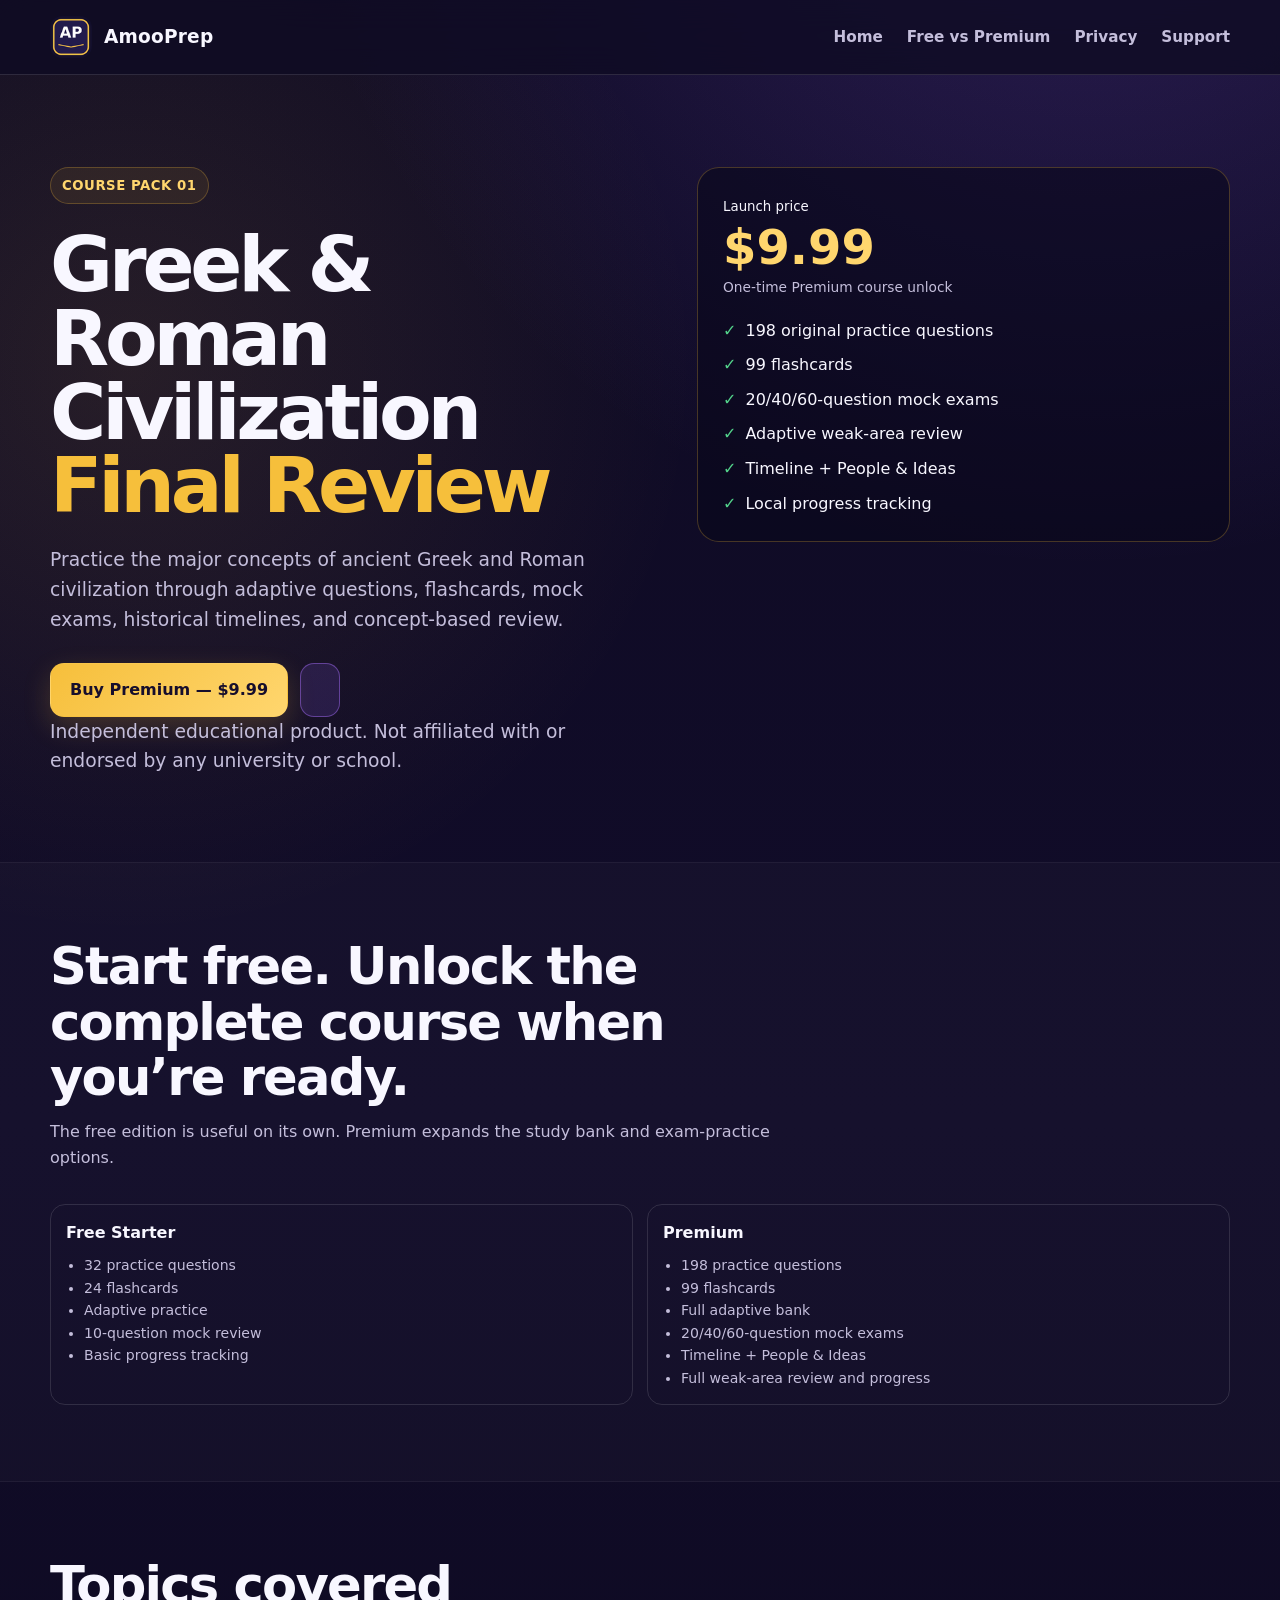
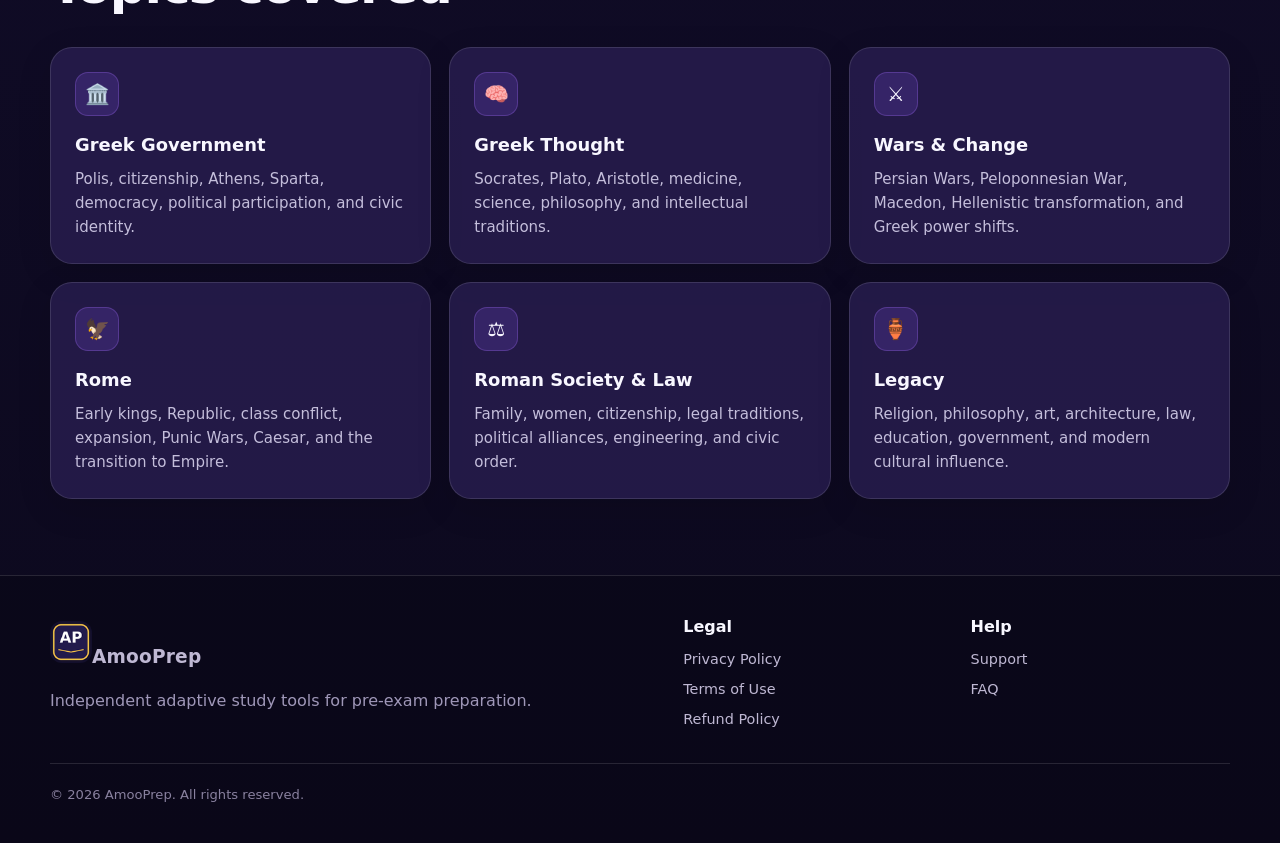
<file: courses/greek-roman-civilization.html>
<!doctype html>
<html lang="en">
<head>
  <meta charset="utf-8"><meta name="viewport" content="width=device-width,initial-scale=1">
  <title>Greek & Roman Civilization — AmooPrep</title>
  <meta name="description" content="AmooPrep Greek & Roman Civilization adaptive practice, flashcards, mock exams, and mastery review.">
  <link rel="icon" href="../assets/amooprep-icon-32.png"><link rel="stylesheet" href="../styles.css">
</head>
<body data-course-id="greek-roman-civilization" data-root-path="../">
<header class="nav"><div class="container nav-inner"><a class="brand" href="../index.html"><img src="../assets/amooprep-icon-64.png" alt="AmooPrep logo"><span>AmooPrep</span></a><button class="menu-btn" aria-label="Open menu">☰</button><nav class="nav-links"><a href="../index.html">Home</a><a href="#compare">Free vs Premium</a><a href="../privacy.html">Privacy</a><a href="../contact.html">Support</a></nav></div></header>
<main>
<section class="hero"><div class="container hero-grid"><div><span class="eyebrow">Course pack 01</span><h1>Greek & Roman Civilization<br><span class="gradient-text">Final Review</span></h1><p>Practice the major concepts of ancient Greek and Roman civilization through adaptive questions, flashcards, mock exams, historical timelines, and concept-based review.</p><div class="hero-actions"><a class="btn btn-primary" data-buy-premium data-course-id="greek-roman-civilization" href="#">Buy Premium — $9.99</a><a class="btn btn-secondary" data-chrome-store data-course-id="greek-roman-civilization" hidden></a></div><p class="micro">Independent educational product. Not affiliated with or endorsed by any university or school.</p></div><div class="price-card"><small>Launch price</small><div class="price" data-price data-course-id="greek-roman-civilization">$9.99</div><div class="price-sub">One-time Premium course unlock</div><ul class="checklist"><li>198 original practice questions</li><li>99 flashcards</li><li>20/40/60-question mock exams</li><li>Adaptive weak-area review</li><li>Timeline + People & Ideas</li><li>Local progress tracking</li></ul></div></div></section>
<section class="section alt" id="compare"><div class="container"><div class="section-head"><h2>Start free. Unlock the complete course when you’re ready.</h2><p>The free edition is useful on its own. Premium expands the study bank and exam-practice options.</p></div><div class="compare"><div><strong>Free Starter</strong><ul><li>32 practice questions</li><li>24 flashcards</li><li>Adaptive practice</li><li>10-question mock review</li><li>Basic progress tracking</li></ul></div><div><strong>Premium</strong><ul><li>198 practice questions</li><li>99 flashcards</li><li>Full adaptive bank</li><li>20/40/60-question mock exams</li><li>Timeline + People & Ideas</li><li>Full weak-area review and progress</li></ul></div></div></div></section>
<section class="section"><div class="container"><div class="section-head"><h2>Topics covered</h2></div><div class="grid-3"><div class="card"><div class="icon">🏛️</div><h3>Greek Government</h3><p>Polis, citizenship, Athens, Sparta, democracy, political participation, and civic identity.</p></div><div class="card"><div class="icon">🧠</div><h3>Greek Thought</h3><p>Socrates, Plato, Aristotle, medicine, science, philosophy, and intellectual traditions.</p></div><div class="card"><div class="icon">⚔️</div><h3>Wars & Change</h3><p>Persian Wars, Peloponnesian War, Macedon, Hellenistic transformation, and Greek power shifts.</p></div><div class="card"><div class="icon">🦅</div><h3>Rome</h3><p>Early kings, Republic, class conflict, expansion, Punic Wars, Caesar, and the transition to Empire.</p></div><div class="card"><div class="icon">⚖️</div><h3>Roman Society & Law</h3><p>Family, women, citizenship, legal traditions, political alliances, engineering, and civic order.</p></div><div class="card"><div class="icon">🏺</div><h3>Legacy</h3><p>Religion, philosophy, art, architecture, law, education, government, and modern cultural influence.</p></div></div></div></section>
</main>
<footer class="footer"><div class="container"><div class="footer-grid"><div><a class="brand" href="../index.html"><img src="../assets/amooprep-icon-64.png" alt=""><span>AmooPrep</span></a><p>Independent adaptive study tools for pre-exam preparation.</p></div><div><h4>Legal</h4><a href="../privacy.html">Privacy Policy</a><a href="../terms.html">Terms of Use</a><a href="../refunds.html">Refund Policy</a></div><div><h4>Help</h4><a href="../contact.html">Support</a><a href="index.html#faq">FAQ</a></div></div><div class="copyright">© 2026 AmooPrep. All rights reserved.</div></div></footer>
<script src="../site-config.js"></script><script src="../app.js"></script>
</body></html>
</file>
<file: styles.css>
:root {
  --bg: #0f0b24;
  --bg2: #171034;
  --surface: rgba(39, 29, 77, 0.86);
  --surface-strong: #241949;
  --text: #f8f7ff;
  --muted: #c4bedb;
  --gold: #f6bf3b;
  --gold2: #ffd66e;
  --purple: #8b5cf6;
  --purple2: #a970ff;
  --green: #53d38b;
  --red: #ff7b8f;
  --border: rgba(255,255,255,.12);
  --shadow: 0 24px 70px rgba(0,0,0,.32);
  --radius: 22px;
  --max: 1180px;
}
* { box-sizing: border-box; }
html { scroll-behavior: smooth; }
body {
  margin: 0;
  color: var(--text);
  background:
    radial-gradient(circle at 85% -10%, rgba(139,92,246,.25), transparent 28%),
    radial-gradient(circle at 10% 15%, rgba(246,191,59,.10), transparent 24%),
    linear-gradient(180deg, var(--bg) 0%, #110c29 46%, #0c091d 100%);
  font-family: Inter, ui-sans-serif, system-ui, -apple-system, BlinkMacSystemFont, "Segoe UI", sans-serif;
  line-height: 1.6;
  min-height: 100vh;
}
a { color: inherit; }
.container { width: min(var(--max), calc(100% - 40px)); margin-inline: auto; }
.nav {
  position: sticky; top: 0; z-index: 30;
  background: rgba(15,11,36,.82); backdrop-filter: blur(16px);
  border-bottom: 1px solid var(--border);
}
.nav-inner { min-height: 74px; display: flex; align-items: center; justify-content: space-between; gap: 24px; }
.brand { display: flex; align-items: center; gap: 12px; text-decoration: none; font-weight: 850; letter-spacing: .2px; }
.brand img { width: 42px; height: 42px; border-radius: 12px; }
.brand span { font-size: 1.16rem; }
.nav-links { display: flex; gap: 24px; align-items: center; }
.nav-links a { color: var(--muted); text-decoration: none; font-weight: 650; font-size: .95rem; }
.nav-links a:hover { color: #fff; }
.menu-btn { display:none; background:none; border:1px solid var(--border); color:#fff; border-radius:12px; padding:8px 11px; font-size:1.2rem; }
.btn { display:inline-flex; align-items:center; justify-content:center; gap:8px; border-radius:14px; padding:13px 19px; font-weight:800; text-decoration:none; border:1px solid transparent; cursor:pointer; transition:.18s ease; }
.btn:hover { transform: translateY(-2px); }
.btn-primary { color:#160e2c; background: linear-gradient(135deg, var(--gold), var(--gold2)); box-shadow: 0 10px 28px rgba(246,191,59,.2); }
.btn-secondary { background:rgba(139,92,246,.15); border-color:rgba(169,112,255,.45); color:#fff; }
.btn-disabled { opacity:.55; cursor:not-allowed; transform:none!important; }
.hero { padding: 92px 0 58px; }
.hero-grid { display:grid; grid-template-columns: 1.05fr .95fr; gap:58px; align-items:center; }
.eyebrow { display:inline-flex; align-items:center; gap:8px; border:1px solid rgba(246,191,59,.25); background:rgba(246,191,59,.08); color:var(--gold2); border-radius:999px; padding:7px 11px; font-weight:800; font-size:.83rem; letter-spacing:.04em; text-transform:uppercase; }
h1 { font-size: clamp(2.7rem, 6vw, 5.7rem); line-height:.96; margin:24px 0 22px; letter-spacing:-.055em; }
.gradient-text { color:var(--gold); }
.hero p { color:var(--muted); font-size:1.17rem; max-width:680px; margin:0 0 28px; }
.hero-actions { display:flex; flex-wrap:wrap; gap:12px; }
.micro { margin-top:18px; color:#9f97bf; font-size:.88rem; }
.app-preview { background: linear-gradient(180deg, rgba(52,37,100,.96), rgba(28,20,58,.96)); border:1px solid rgba(255,255,255,.13); border-radius:28px; box-shadow:var(--shadow); padding:18px; position:relative; overflow:hidden; }
.app-preview:before { content:""; position:absolute; width:220px; height:220px; border-radius:50%; background:rgba(139,92,246,.21); filter:blur(35px); top:-90px; right:-70px; }
.preview-top { display:flex; align-items:center; justify-content:space-between; gap:16px; padding:4px 3px 16px; border-bottom:1px solid var(--border); position:relative; }
.preview-brand { display:flex; align-items:center; gap:10px; font-weight:800; }
.preview-brand img { width:36px;height:36px;border-radius:10px; }
.status { font-size:.78rem; color:var(--green); padding:5px 9px; border-radius:999px; background:rgba(83,211,139,.1); border:1px solid rgba(83,211,139,.25); }
.stats { display:grid; grid-template-columns:repeat(3,1fr); gap:10px; margin:16px 0; position:relative; }
.stat { background:rgba(9,7,24,.38); border:1px solid var(--border); border-radius:15px; padding:14px; }
.stat b { display:block; font-size:1.32rem; }
.stat span { color:var(--muted); font-size:.76rem; }
.question-card { background:rgba(10,7,27,.48); border:1px solid var(--border); border-radius:18px; padding:18px; position:relative; }
.q-meta { display:flex; justify-content:space-between; color:#aaa2c5; font-size:.78rem; gap:12px; }
.q-title { font-weight:800; font-size:1.04rem; margin:13px 0; }
.option { padding:10px 12px; border-radius:11px; border:1px solid var(--border); margin:8px 0; color:#dbd6ea; font-size:.9rem; }
.option.correct { border-color:rgba(83,211,139,.7); background:rgba(83,211,139,.12); color:#eafff2; }
.section { padding:76px 0; }
.section.alt { background:rgba(255,255,255,.018); border-top:1px solid rgba(255,255,255,.05); border-bottom:1px solid rgba(255,255,255,.05); }
.section-head { max-width:760px; margin-bottom:34px; }
.section-head h2 { font-size:clamp(2rem,4vw,3.2rem); line-height:1.08; letter-spacing:-.035em; margin:0 0 14px; }
.section-head p { color:var(--muted); margin:0; }
.grid-3 { display:grid; grid-template-columns:repeat(3,1fr); gap:18px; }
.card { background:var(--surface); border:1px solid var(--border); border-radius:var(--radius); padding:24px; box-shadow:0 10px 35px rgba(0,0,0,.12); }
.card .icon { width:44px;height:44px;border-radius:13px;display:grid;place-items:center;background:rgba(139,92,246,.18);border:1px solid rgba(169,112,255,.28);font-size:1.25rem;margin-bottom:15px; }
.card h3 { margin:0 0 7px; font-size:1.12rem; }
.card p { color:var(--muted); margin:0; font-size:.94rem; }
.course-panel { display:grid; grid-template-columns:1.1fr .9fr; gap:28px; background:linear-gradient(135deg,rgba(45,31,92,.94),rgba(28,19,58,.94)); border:1px solid var(--border); border-radius:28px; padding:34px; box-shadow:var(--shadow); }
.course-panel h2 { margin:0 0 12px; font-size:2.25rem; letter-spacing:-.03em; }
.course-panel p { color:var(--muted); }
.checklist { list-style:none; padding:0; margin:20px 0 0; display:grid; gap:9px; }
.checklist li:before { content:"✓"; color:var(--green); font-weight:900; margin-right:9px; }
.price-card { background:rgba(10,7,27,.58); border:1px solid rgba(246,191,59,.25); border-radius:22px; padding:25px; align-self:start; }
.price { font-size:3rem; font-weight:900; line-height:1; margin:4px 0 5px; color:var(--gold2); }
.price-sub { color:var(--muted); font-size:.86rem; }
.price-card .btn { width:100%; margin-top:18px; }
.compare { display:grid; grid-template-columns:1fr 1fr; gap:14px; margin-top:22px; }
.compare div { border:1px solid var(--border); border-radius:15px; padding:15px; }
.compare strong { display:block; margin-bottom:8px; }
.compare ul { padding-left:18px; margin:0; color:var(--muted); font-size:.88rem; }
.faq { display:grid; gap:12px; max-width:860px; }
.faq-item { border:1px solid var(--border); background:rgba(38,27,75,.7); border-radius:16px; overflow:hidden; }
.faq-q { width:100%; border:0; background:none; color:#fff; padding:18px 20px; font:inherit; font-weight:800; text-align:left; display:flex; justify-content:space-between; cursor:pointer; }
.faq-a { display:none; color:var(--muted); padding:0 20px 19px; }
.faq-item.open .faq-a { display:block; }
.policy { padding:70px 0 90px; }
.policy article { max-width:850px; background:rgba(34,24,68,.74); border:1px solid var(--border); border-radius:24px; padding:34px; }
.policy h1 { font-size:2.7rem; line-height:1.08; margin:0 0 8px; letter-spacing:-.035em; }
.policy h2 { margin-top:30px; font-size:1.25rem; }
.policy p,.policy li { color:var(--muted); }
.notice { border-left:4px solid var(--gold); background:rgba(246,191,59,.08); padding:14px 16px; border-radius:0 12px 12px 0; color:#efe7c9; }
.footer { padding:38px 0; border-top:1px solid var(--border); background:rgba(6,4,17,.35); }
.footer-grid { display:grid; grid-template-columns:1.4fr .6fr .6fr; gap:28px; }
.footer p { color:#9f97b8; max-width:560px; }
.footer h4 { margin:0 0 8px; }
.footer a { display:block; color:#bfb8d3; text-decoration:none; margin:7px 0; font-size:.9rem; }
.footer a:hover { color:#fff; }
.copyright { margin-top:25px; padding-top:20px; border-top:1px solid var(--border); color:#89819f; font-size:.82rem; }
.badge-row { display:flex; flex-wrap:wrap; gap:9px; margin-top:22px; }
.badge { border:1px solid var(--border); border-radius:999px; padding:7px 10px; font-size:.79rem; color:#cfc9de; background:rgba(255,255,255,.035); }
@media (max-width: 900px) {
  .hero-grid,.course-panel,.footer-grid { grid-template-columns:1fr; }
  .grid-3 { grid-template-columns:1fr 1fr; }
  .hero { padding-top:66px; }
  .nav-links { position:absolute; inset:74px 0 auto 0; display:none; flex-direction:column; align-items:flex-start; padding:20px; background:#120d2a; border-bottom:1px solid var(--border); }
  .nav-links.open { display:flex; }
  .menu-btn { display:block; }
}
@media (max-width: 620px) {
  .container { width:min(var(--max),calc(100% - 24px)); }
  .grid-3,.stats,.compare { grid-template-columns:1fr; }
  .hero { padding-top:48px; }
  h1 { font-size:3.15rem; }
  .app-preview,.course-panel,.policy article { border-radius:19px; padding:20px; }
}
</file>
<file: app/styles.css>
:root{--bg:#0b1020;--panel:#121a2f;--panel2:#18223b;--text:#f5f2e9;--muted:#aeb8ca;--gold:#d5ad62;--gold2:#f0cf8a;--line:#2a3656;--good:#52c98a;--bad:#ef7b78;--blue:#7fb4ff;--shadow:0 18px 60px rgba(0,0,0,.28)}
*{box-sizing:border-box}body{margin:0;font-family:Inter,ui-sans-serif,system-ui,-apple-system,BlinkMacSystemFont,"Segoe UI",sans-serif;background:linear-gradient(135deg,#08101f,#101a30 45%,#0b1020);color:var(--text);min-height:100vh}.shell{display:grid;grid-template-columns:270px 1fr;min-height:100vh}.sidebar{background:rgba(8,13,27,.94);border-right:1px solid var(--line);padding:22px 16px;position:sticky;top:0;height:100vh;overflow:auto}.brand{display:flex;gap:12px;align-items:center;padding:6px 8px 22px}.brand img{width:48px;height:48px;border-radius:14px;box-shadow:0 8px 24px rgba(213,173,98,.18)}.brand strong,.brand span{display:block}.brand strong{font-size:15px;letter-spacing:.05em}.brand span{font-size:12px;color:var(--muted);margin-top:3px}.nav-item{width:100%;border:0;background:transparent;color:var(--muted);padding:11px 13px;border-radius:10px;text-align:left;font-weight:650;cursor:pointer;margin:2px 0}.nav-item:hover{background:var(--panel);color:var(--text)}.nav-item.active{background:linear-gradient(90deg,rgba(213,173,98,.18),rgba(213,173,98,.05));color:var(--gold2);box-shadow:inset 3px 0 var(--gold)}.sidebar-foot{margin-top:28px;padding:14px;border:1px solid var(--line);border-radius:12px;color:var(--muted)}.sidebar-foot span,.sidebar-foot small{display:block}.sidebar-foot small{margin-top:4px}.main{min-width:0}.topbar{padding:28px 34px 20px;display:flex;justify-content:space-between;gap:20px;align-items:center;border-bottom:1px solid rgba(42,54,86,.65);background:rgba(11,16,32,.55);backdrop-filter:blur(12px);position:sticky;top:0;z-index:5}.eyebrow{text-transform:uppercase;letter-spacing:.14em;font-size:11px;color:var(--gold);margin:0 0 6px}.topbar h1{font-family:Georgia,serif;margin:0;font-size:30px}.content{padding:28px 34px 52px;max-width:1500px}.grid{display:grid;gap:18px}.grid.stats{grid-template-columns:repeat(4,minmax(0,1fr))}.grid.two{grid-template-columns:repeat(2,minmax(0,1fr))}.grid.three{grid-template-columns:repeat(3,minmax(0,1fr))}.card{background:linear-gradient(180deg,rgba(24,34,59,.96),rgba(17,25,46,.96));border:1px solid var(--line);border-radius:18px;padding:20px;box-shadow:var(--shadow)}.card h2,.card h3{margin-top:0;font-family:Georgia,serif}.stat .value{font-size:32px;font-weight:800;color:var(--gold2)}.stat .label{color:var(--muted);font-size:13px;margin-top:4px}.progressbar{height:10px;background:#0a1020;border-radius:999px;overflow:hidden;border:1px solid #273250}.progressbar>span{display:block;height:100%;background:linear-gradient(90deg,var(--gold),var(--gold2));border-radius:999px}.unit-row{display:grid;grid-template-columns:42px 1fr 120px 84px;align-items:center;gap:12px;padding:12px 0;border-bottom:1px solid rgba(42,54,86,.65)}.unit-row:last-child{border-bottom:0}.unit-badge{width:38px;height:38px;border-radius:11px;display:grid;place-items:center;background:rgba(213,173,98,.13);color:var(--gold2);font-weight:800}.muted{color:var(--muted)}.btn{border:1px solid var(--line);background:var(--panel2);color:var(--text);padding:10px 15px;border-radius:11px;font-weight:700;cursor:pointer}.btn:hover{transform:translateY(-1px);border-color:#45567f}.btn.primary{background:linear-gradient(135deg,#c89b4a,#e3c379);color:#111827;border-color:transparent}.btn.danger{background:rgba(239,123,120,.12);color:#ffb4b1;border-color:rgba(239,123,120,.35)}.btn.ghost{background:transparent}.pill{display:inline-flex;align-items:center;gap:6px;padding:6px 9px;border-radius:999px;background:#0b1326;border:1px solid var(--line);font-size:12px;color:var(--muted)}.quiz-wrap{max-width:920px;margin:0 auto}.quiz-head{display:flex;justify-content:space-between;gap:12px;align-items:center;margin-bottom:14px}.question-card{padding:26px}.question-card h2{font-size:24px;line-height:1.35;margin-bottom:20px}.options{display:grid;gap:10px}.option{display:flex;gap:12px;align-items:flex-start;border:1px solid var(--line);background:#0f1729;padding:14px 16px;border-radius:12px;cursor:pointer;text-align:left;color:var(--text);font-size:15px}.option:hover{border-color:#526588;background:#131d33}.option .key{min-width:26px;height:26px;border-radius:8px;display:grid;place-items:center;background:#1b2742;color:var(--gold2);font-weight:800}.option.correct{border-color:rgba(82,201,138,.8);background:rgba(82,201,138,.10)}.option.wrong{border-color:rgba(239,123,120,.8);background:rgba(239,123,120,.10)}.explanation{margin-top:18px;border-left:4px solid var(--gold);background:rgba(213,173,98,.08);padding:14px 16px;border-radius:8px}.explanation.good{border-left-color:var(--good);background:rgba(82,201,138,.08)}.explanation.bad{border-left-color:var(--bad);background:rgba(239,123,120,.08)}.quiz-actions{display:flex;justify-content:space-between;align-items:center;margin-top:18px}.score-hero{text-align:center;padding:32px}.score-hero .score{font-size:64px;font-weight:900;color:var(--gold2)}.score-hero h2{font-size:30px}.topic-grid{display:grid;grid-template-columns:repeat(auto-fit,minmax(230px,1fr));gap:14px}.topic-card{border:1px solid var(--line);background:#0f1729;border-radius:14px;padding:16px}.topic-card h3{font-size:17px;margin-bottom:6px}.flashcard{min-height:300px;display:grid;place-items:center;text-align:center;cursor:pointer;padding:38px;border:1px solid var(--line);background:radial-gradient(circle at top,#1b2a4a,#10182b 65%);border-radius:20px}.flashcard .front{font-size:34px;font-family:Georgia,serif}.flashcard .back{font-size:20px;line-height:1.6;max-width:760px}.timeline{position:relative;margin-left:12px;padding-left:28px;border-left:2px solid #3a486e}.timeline-item{position:relative;margin:0 0 22px}.timeline-item:before{content:"";position:absolute;left:-36px;top:4px;width:14px;height:14px;border-radius:50%;background:var(--gold);box-shadow:0 0 0 5px #18223b}.timeline-item strong{color:var(--gold2)}.people-list{display:grid;grid-template-columns:repeat(auto-fit,minmax(250px,1fr));gap:14px}.person{padding:16px;border-radius:14px;border:1px solid var(--line);background:#0f1729}.person h3{margin:0 0 8px}.table{width:100%;border-collapse:collapse}.table th,.table td{text-align:left;padding:11px 9px;border-bottom:1px solid var(--line)}.table th{color:var(--gold2);font-size:12px;text-transform:uppercase;letter-spacing:.08em}.toolbar{display:flex;flex-wrap:wrap;gap:10px;align-items:center;margin-bottom:18px}.select{background:#10182b;color:var(--text);border:1px solid var(--line);padding:10px 12px;border-radius:10px}.notice{padding:14px 16px;border-radius:12px;border:1px solid rgba(127,180,255,.3);background:rgba(127,180,255,.08);color:#dbe9ff}.warning{padding:14px 16px;border-radius:12px;border:1px solid rgba(213,173,98,.35);background:rgba(213,173,98,.08)}.toast{position:fixed;right:24px;bottom:24px;background:#11192d;color:white;border:1px solid var(--line);border-radius:12px;padding:12px 16px;box-shadow:var(--shadow);opacity:0;transform:translateY(8px);pointer-events:none;transition:.2s}.toast.show{opacity:1;transform:none}.kbd{font-family:ui-monospace,monospace;font-size:11px;padding:2px 6px;border:1px solid var(--line);border-bottom-width:2px;border-radius:5px;color:var(--muted)}
@media(max-width:980px){.shell{grid-template-columns:1fr}.sidebar{height:auto;position:relative;border-right:0;border-bottom:1px solid var(--line)}.sidebar nav{display:flex;gap:6px;overflow:auto}.nav-item{white-space:nowrap;width:auto}.sidebar-foot{display:none}.grid.stats,.grid.two,.grid.three{grid-template-columns:1fr 1fr}.topbar{position:relative}.unit-row{grid-template-columns:42px 1fr}.unit-row .progressbar,.unit-row .unit-score{grid-column:2}}
@media(max-width:620px){.content,.topbar{padding-left:18px;padding-right:18px}.grid.stats,.grid.two,.grid.three{grid-template-columns:1fr}.top-actions{display:none}.question-card{padding:18px}.question-card h2{font-size:20px}}

/* AmooPrep commercial additions */
.premium-nav{border:1px solid rgba(245,190,70,.32)!important}.license-grid{display:grid;grid-template-columns:1fr 1fr;gap:14px}.license-status{padding:14px;border-radius:14px;background:rgba(255,255,255,.045);border:1px solid rgba(255,255,255,.08)}.license-status.paid{border-color:rgba(66,200,125,.5);background:rgba(66,200,125,.08)}.form-row{display:grid;gap:7px;margin:12px 0}.input{width:100%;padding:12px 13px;border-radius:10px;border:1px solid rgba(255,255,255,.14);background:#13112a;color:#fff}.locked{opacity:.65}.premium-chip{display:inline-block;padding:4px 9px;border-radius:999px;background:rgba(245,190,70,.14);border:1px solid rgba(245,190,70,.35);color:#f5c45e;font-size:12px}.free-chip{display:inline-block;padding:4px 9px;border-radius:999px;background:rgba(72,180,255,.1);border:1px solid rgba(72,180,255,.3);color:#86d2ff;font-size:12px}.mini-link{color:#bba8ff;text-decoration:none}.mini-link:hover{text-decoration:underline}.paywall{padding:18px;border-radius:14px;border:1px dashed rgba(245,190,70,.45);background:rgba(245,190,70,.06)}@media(max-width:800px){.license-grid{grid-template-columns:1fr}}
</file>
